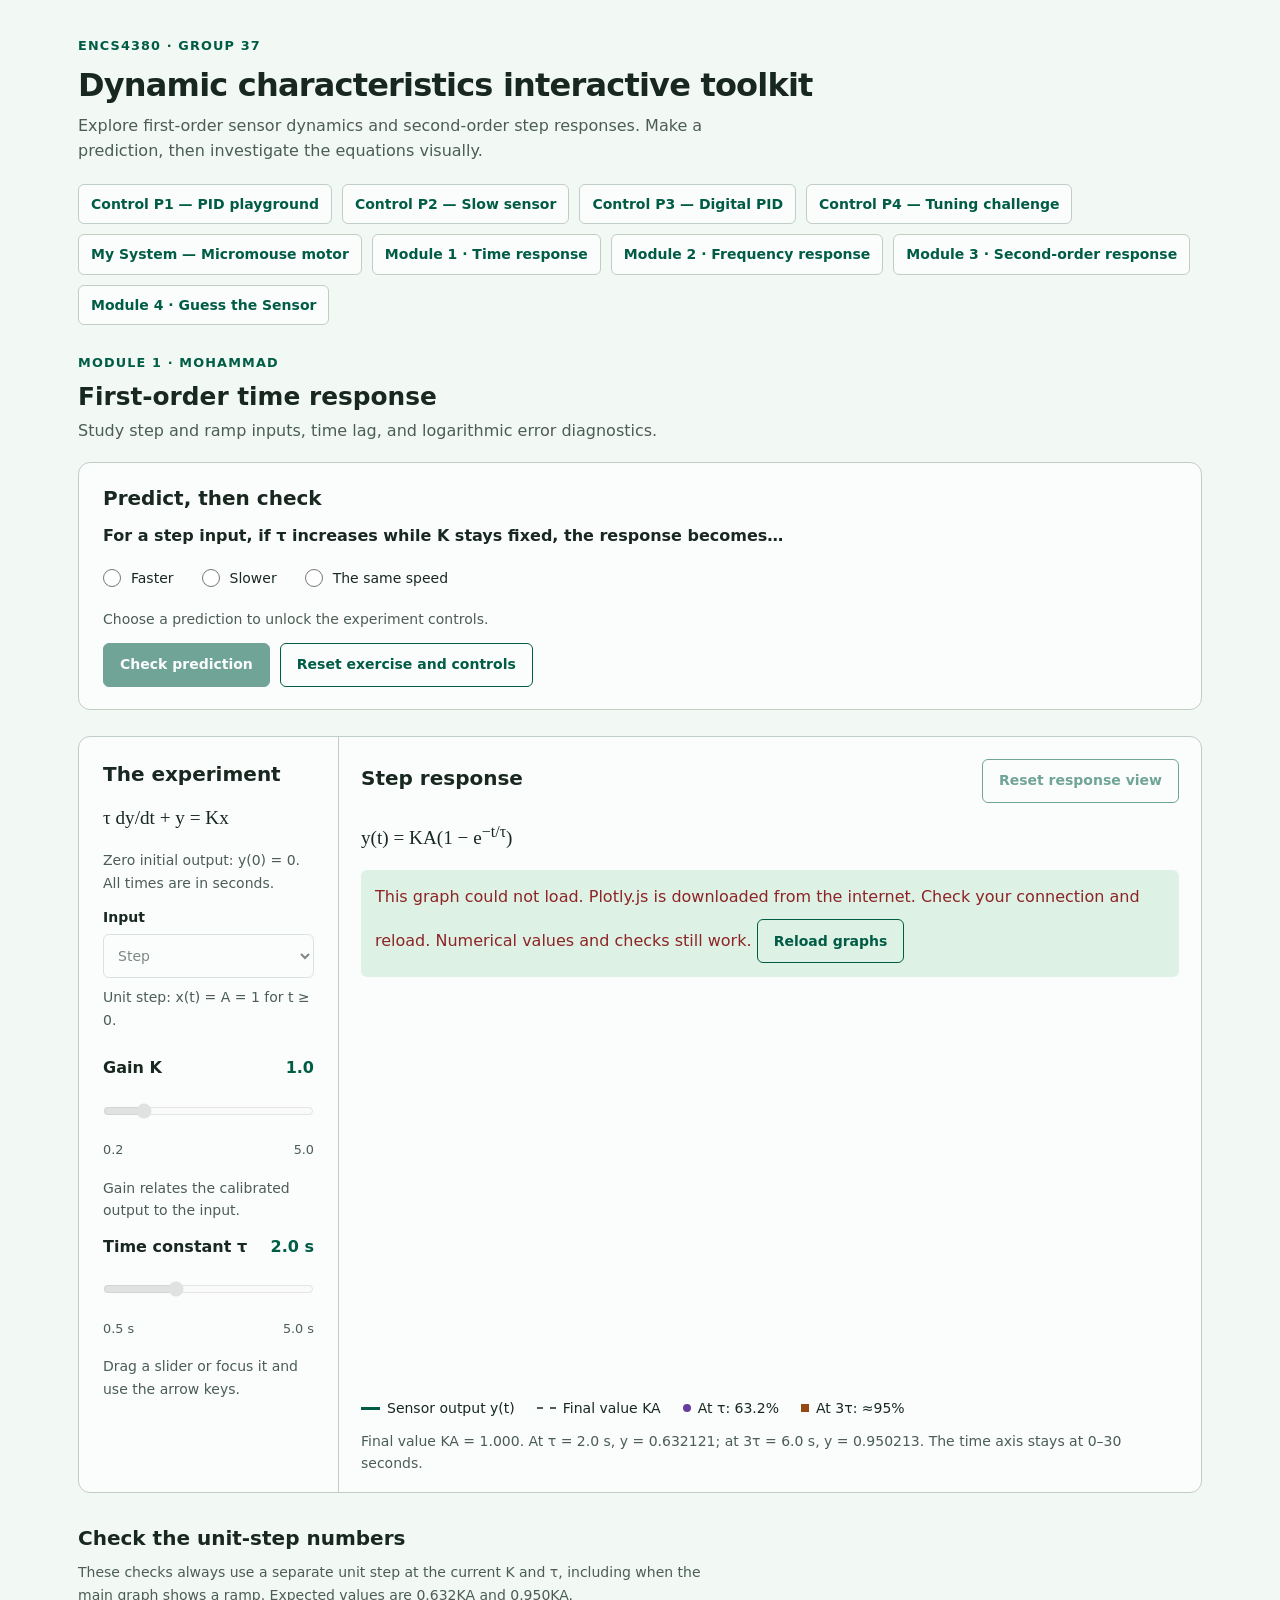
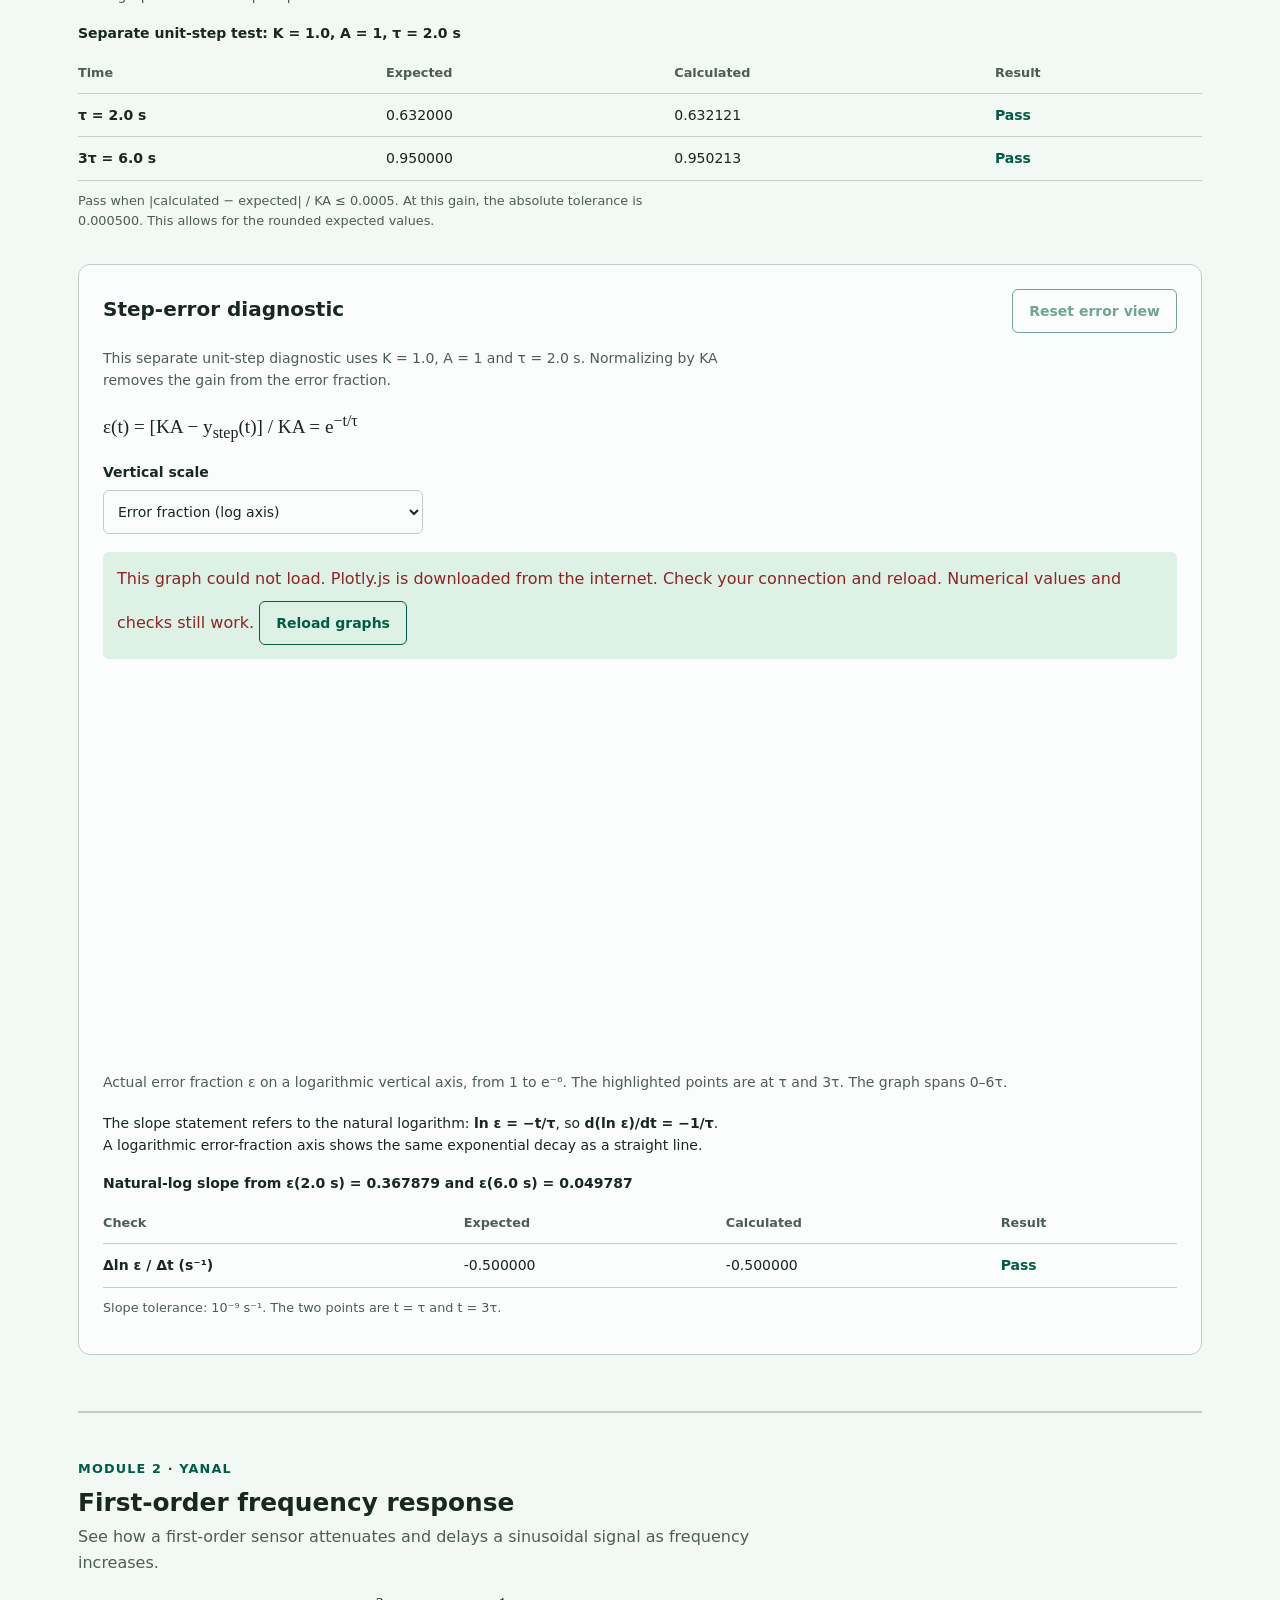
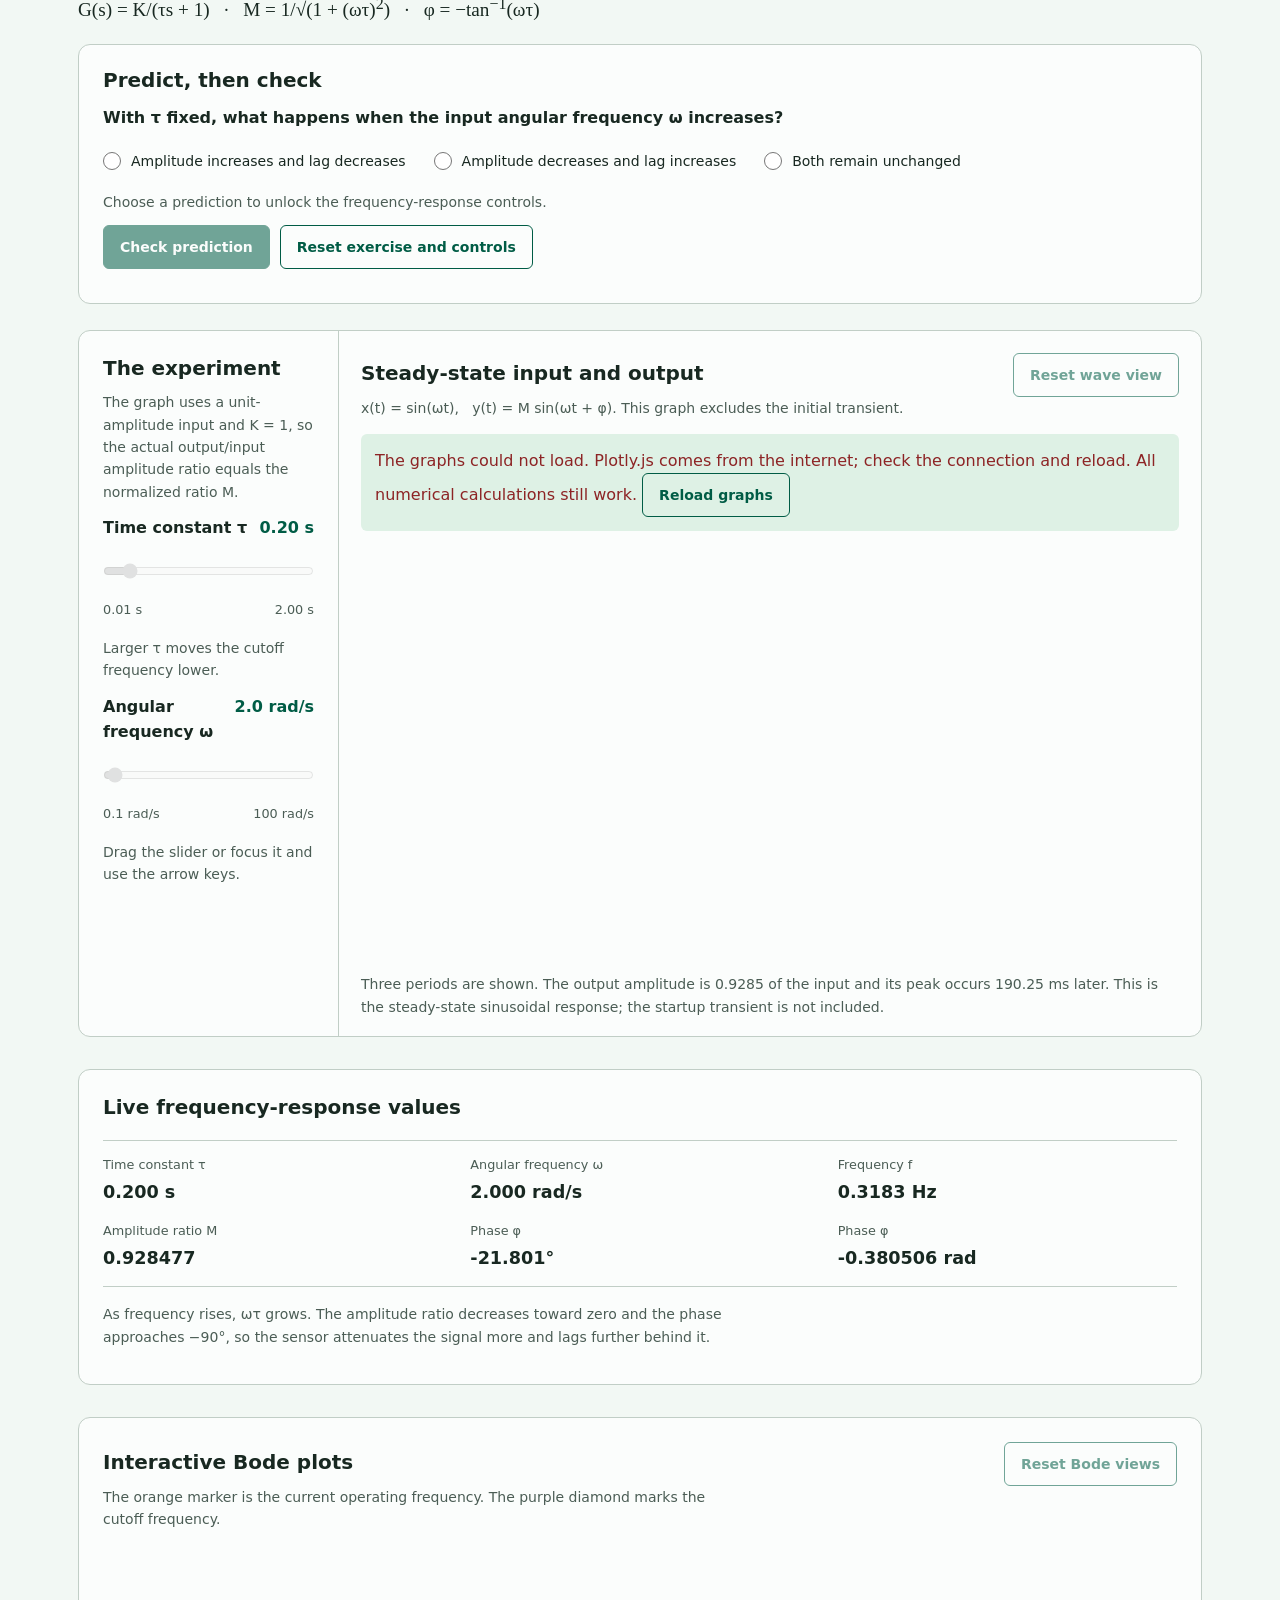
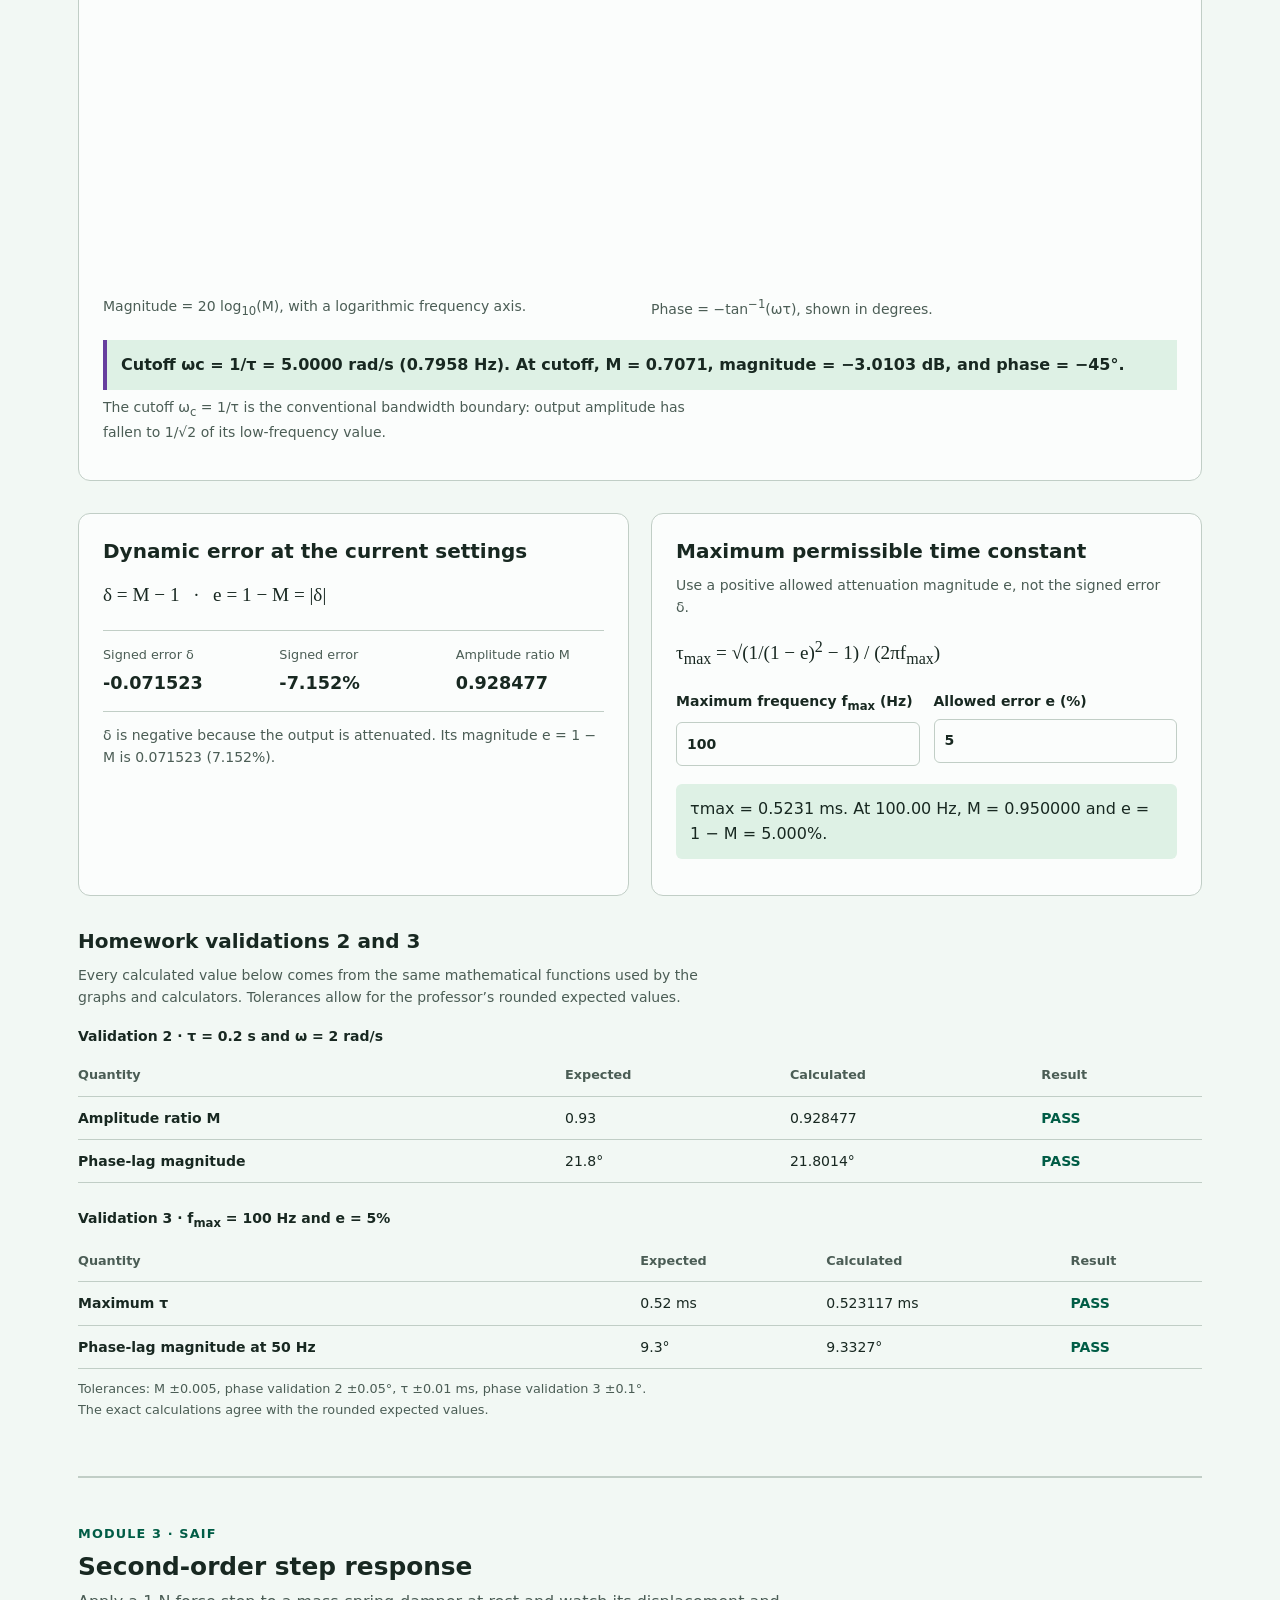
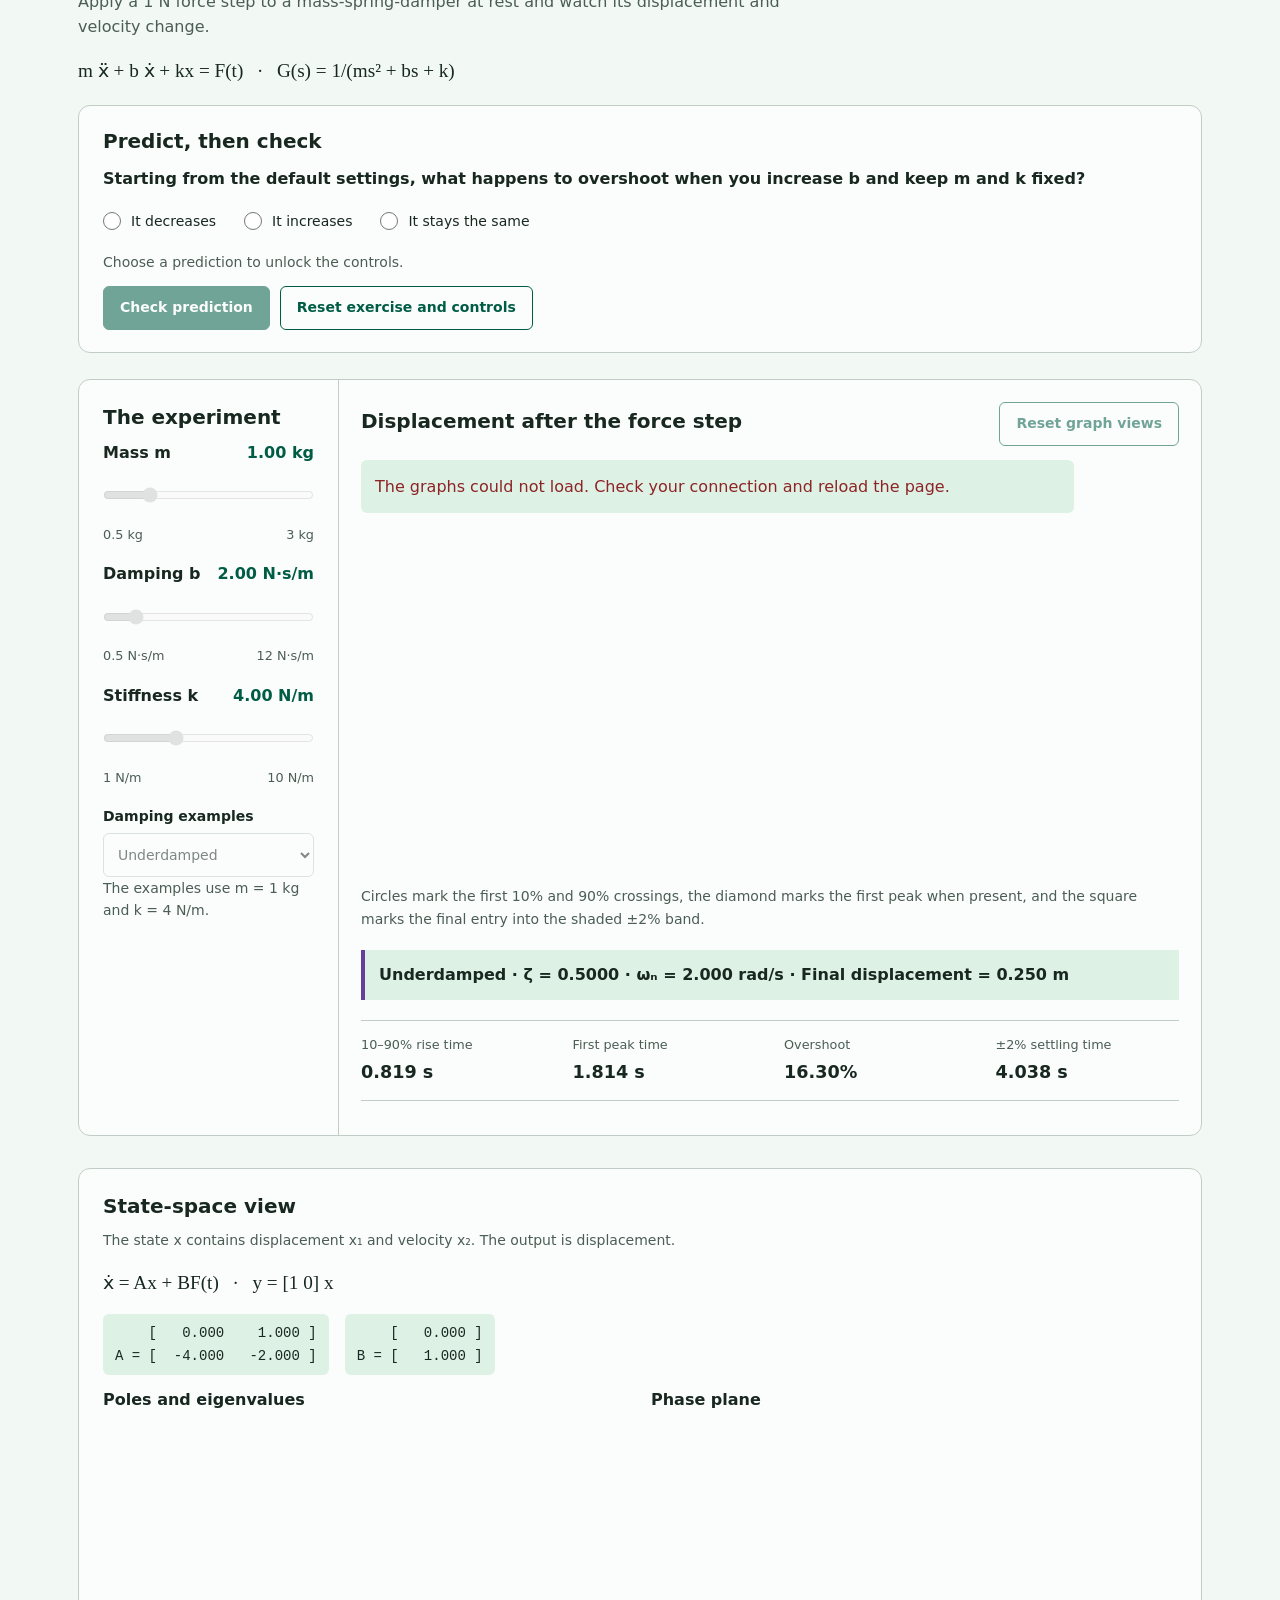
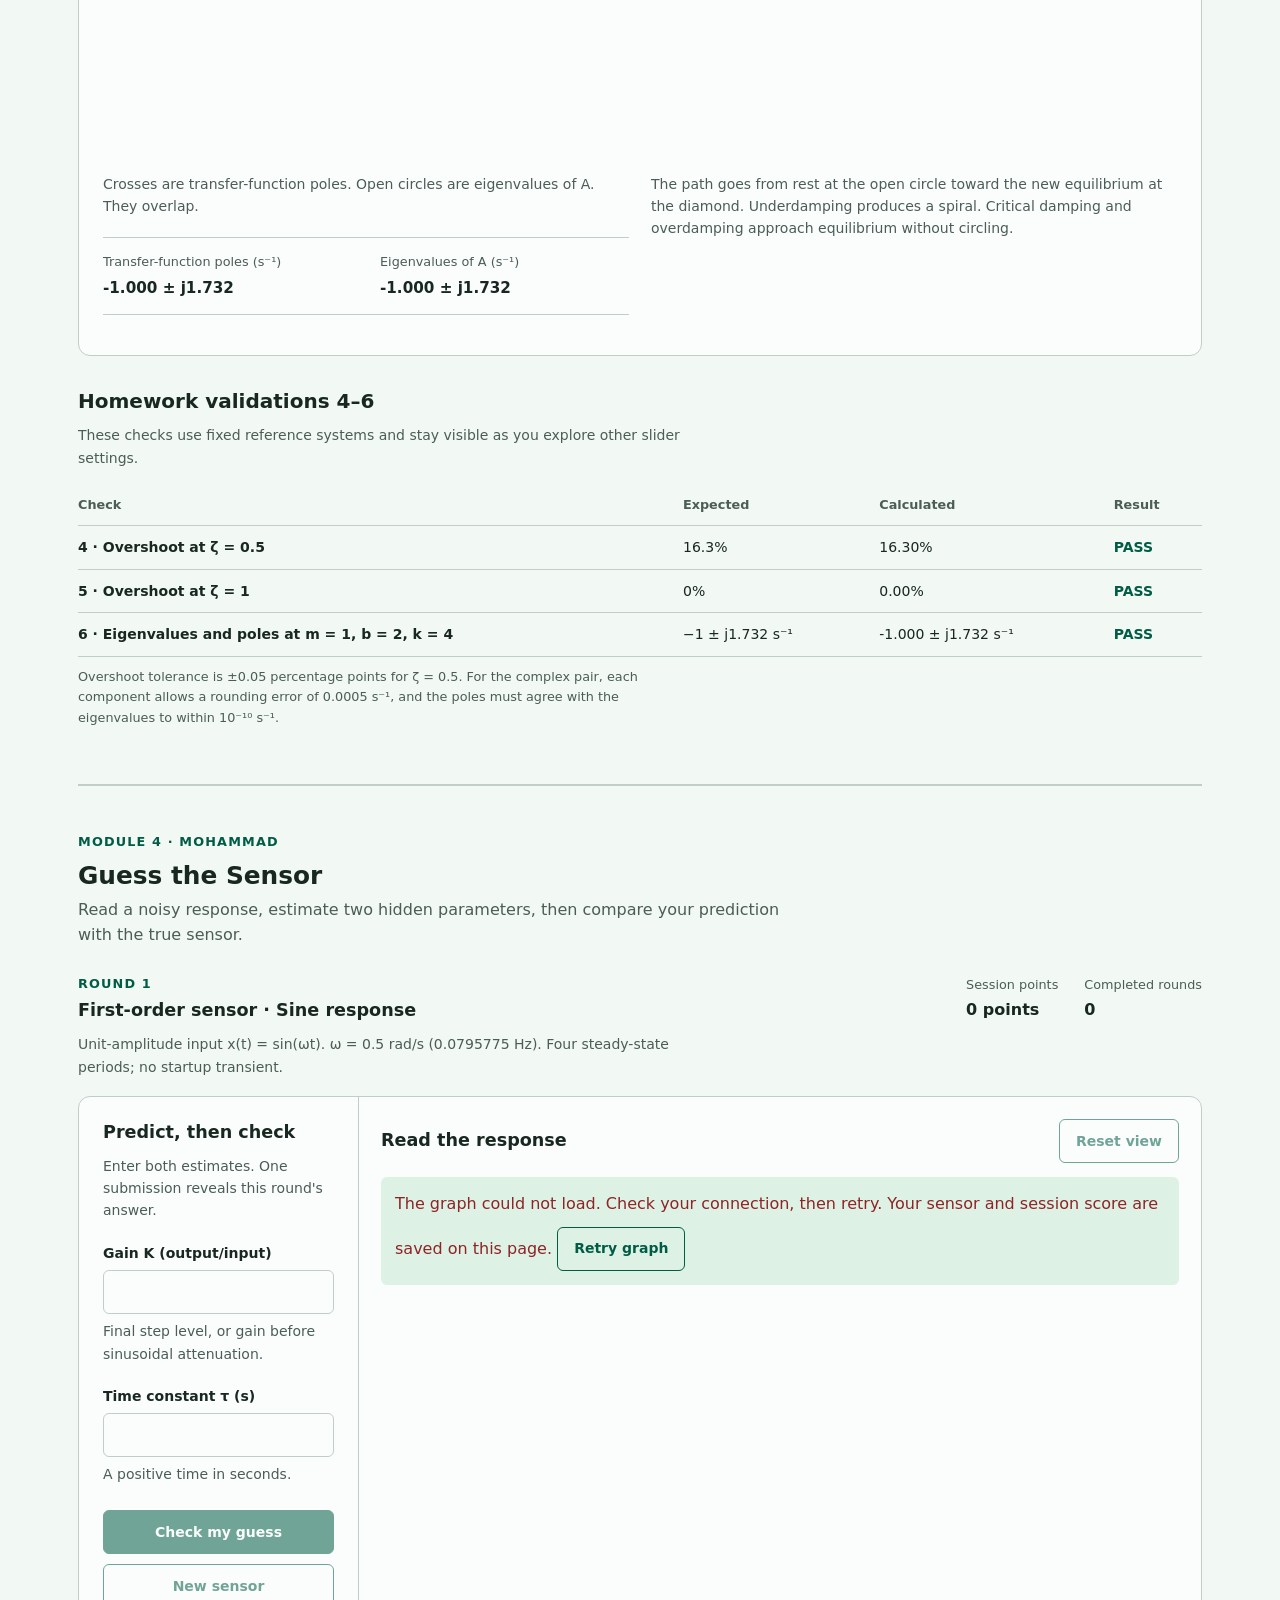
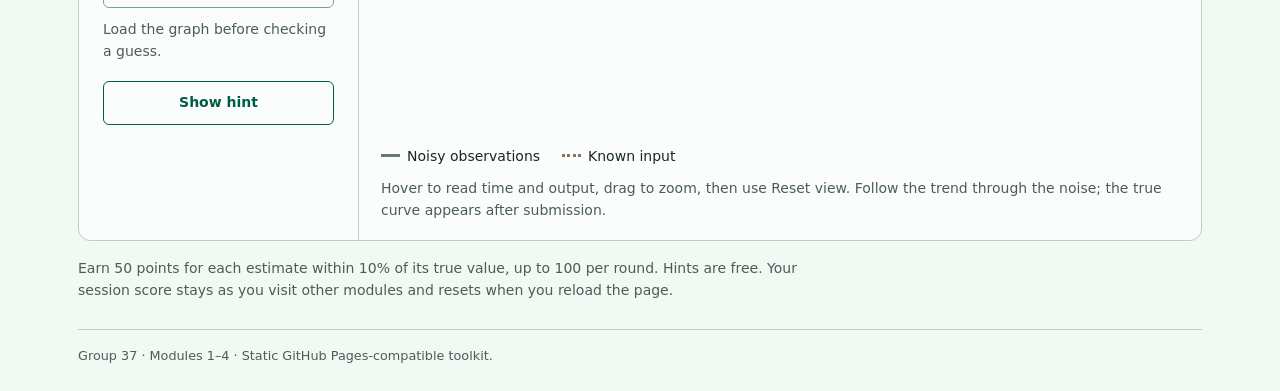
<file: index.html>
<!DOCTYPE html>
<html lang="en">
<head>
  <meta charset="UTF-8">
  <meta name="viewport" content="width=device-width, initial-scale=1.0">
  <meta name="description" content="Explore first-order sensor dynamics, second-order step responses, and a Guess the Sensor parameter challenge.">
  <title>Dynamic characteristics toolkit | Group 37</title>
  <link rel="stylesheet" href="css/styles.css">
  <script defer src="https://cdn.plot.ly/plotly-4.1.1.min.js" charset="utf-8"></script>
  <script defer src="js/models/first-order.js"></script>
  <script defer src="js/models/frequency-response.js"></script>
  <script defer src="js/models/second-order.js"></script>
  <script defer src="js/models/sensor-challenge.js"></script>
  <script defer src="js/plotting.js"></script>
  <script defer src="js/module1.js"></script>
  <script defer src="js/module2.js"></script>
  <script defer src="js/module3.js"></script>
  <script defer src="js/module4.js"></script>
</head>
<body>
  <main>
    <header>
      <div class="eyebrow">ENCS4380 · Group 37</div>
      <h1>Dynamic characteristics interactive toolkit</h1>
      <p class="muted">Explore first-order sensor dynamics and second-order step responses. Make a prediction, then investigate the equations visually.</p>
      <nav class="module-nav" aria-label="Toolkit modules">
        <a href="control.html">Control P1 &mdash; PID playground</a>
        <a href="sensor-loop.html">Control P2 &mdash; Slow sensor</a>
        <a href="digital-pid.html">Control P3 &mdash; Digital PID</a>
        <a href="tuning-challenge.html">Control P4 &mdash; Tuning challenge</a>
        <a href="my-system.html">My System &mdash; Micromouse motor</a>
        <a href="#module1">Module 1 · Time response</a>
        <a href="#module2">Module 2 · Frequency response</a>
        <a href="#module3">Module 3 · Second-order response</a>
        <a href="#module4">Module 4 · Guess the Sensor</a>
      </nav>
    </header>

    <div id="module1" class="module-heading">
      <div class="eyebrow">Module 1 · Mohammad</div>
      <h2>First-order time response</h2>
      <p class="muted">Study step and ramp inputs, time lag, and logarithmic error diagnostics.</p>
    </div>

    <section class="prediction-panel" aria-labelledby="prediction-heading">
      <h2 id="prediction-heading">Predict, then check</h2>
      <fieldset class="prediction-choices">
        <legend>For a step input, if τ increases while K stays fixed, the response becomes…</legend>
        <label class="choice"><input type="radio" name="prediction" value="faster"> Faster</label>
        <label class="choice"><input type="radio" name="prediction" value="slower"> Slower</label>
        <label class="choice"><input type="radio" name="prediction" value="same"> The same speed</label>
      </fieldset>
      <p id="prediction-helper" class="small muted" role="status">Choose a prediction to unlock the experiment controls.</p>
      <div class="prediction-actions">
        <button id="check-prediction" type="button" disabled>Check prediction</button>
        <button id="reset-exercise" class="secondary" type="button">Reset exercise and controls</button>
      </div>
      <p id="prediction-feedback" role="status" aria-live="polite"></p>
    </section>

    <section class="workspace" aria-label="First-order response explorer">
      <div class="controls">
        <h2>The experiment</h2>
        <p class="formula">τ dy/dt + y = Kx</p>
        <p class="control-note">Zero initial output: y(0) = 0. All times are in seconds.</p>
        <label class="field-label" for="input-type">Input</label>
        <select id="input-type" disabled aria-describedby="input-description">
          <option value="step">Step</option>
          <option value="ramp">Ramp</option>
        </select>
        <p id="input-description" class="control-note input-description">Unit step: x(t) = A = 1 for t ≥ 0.</p>

        <div class="control-heading">
          <label for="gain">Gain K</label>
          <output id="gain-value" for="gain">1.0</output>
        </div>
        <input id="gain" type="range" min="0.2" max="5" step="0.1" value="1" disabled aria-describedby="gain-help" aria-valuetext="1.0">
        <div class="range-labels" aria-hidden="true"><span>0.2</span><span>5.0</span></div>
        <p id="gain-help" class="control-note">Gain relates the calibrated output to the input.</p>

        <div class="control-heading">
          <label for="tau">Time constant τ</label>
          <output id="tau-value" for="tau">2.0 s</output>
        </div>
        <input id="tau" type="range" min="0.5" max="5" step="0.1" value="2" disabled aria-describedby="tau-help" aria-valuetext="2.0 seconds">
        <div class="range-labels" aria-hidden="true"><span>0.5 s</span><span>5.0 s</span></div>
        <p id="tau-help" class="control-note">Drag a slider or focus it and use the arrow keys.</p>
      </div>

      <div class="chart-panel">
        <div class="chart-heading">
          <h2 id="response-heading">Step response</h2>
          <button id="reset-view" class="secondary" type="button" disabled>Reset response view</button>
        </div>
        <p id="step-formula" class="formula">y(t) = KA(1 − e<sup>−t/τ</sup>)</p>
        <p id="ramp-formula" class="formula" hidden>y(t) = Kr[t − τ(1 − e<sup>−t/τ</sup>)]</p>
        <div id="chart-status" class="chart-status" role="status">
          <span id="chart-message">Loading the interactive graph…</span>
          <button id="retry-chart" class="secondary" type="button" hidden>Reload graphs</button>
        </div>
        <noscript><p>Enable JavaScript to use the experiment, graphs, and checks.</p></noscript>
        <figure>
          <div id="plot" role="img" aria-label="First-order response graph" aria-describedby="plot-summary"></div>
          <div id="step-legend" class="legend" aria-label="Step graph key">
            <span><i class="swatch" aria-hidden="true"></i>Sensor output y(t)</span>
            <span><i class="swatch dashed" aria-hidden="true"></i>Final value KA</span>
            <span><i class="swatch point" aria-hidden="true"></i>At τ: 63.2%</span>
            <span><i class="swatch square" aria-hidden="true"></i>At 3τ: ≈95%</span>
          </div>
          <div id="ramp-legend" class="legend" aria-label="Ramp graph key" hidden>
            <span><i class="swatch" aria-hidden="true"></i>Sensor output y(t)</span>
            <span><i class="swatch dashed" aria-hidden="true"></i>Ideal output Kx(t)</span>
            <span><i class="swatch dotted" aria-hidden="true"></i>Asymptote Kr(t − τ)</span>
            <span><i class="swatch lag" aria-hidden="true"></i>Asymptotic lag τ</span>
            <span><i class="swatch error-line" aria-hidden="true"></i>Finite-time error e(t)</span>
          </div>
          <figcaption id="plot-summary">The time axis stays at 0–30 seconds so you can compare response speeds.</figcaption>
        </figure>
        <div id="ramp-details" hidden>
          <dl class="metrics">
            <div><dt>Asymptotic time lag</dt><dd id="ramp-lag">—</dd></div>
            <div><dt>Error e(24 s)</dt><dd id="ramp-error">—</dd></div>
            <div><dt>Steady-state error e<sub>ss</sub></dt><dd id="ramp-steady-error">—</dd></div>
          </dl>
          <p class="small muted">The horizontal bracket compares Krt with the asymptote Kr(t − τ) at the same output. The vertical bracket measures the actual error e(t) = Krt − y(t).</p>
          <p class="small muted">e(t) = Krτ(1 − e<sup>−t/τ</sup>) approaches e<sub>ss</sub> = Krτ as t → ∞. The finite-time error is not exactly its limiting value; rounded numbers may look equal.</p>
        </div>
      </div>
    </section>

    <section class="validation-section" aria-labelledby="validation-heading">
      <h2 id="validation-heading">Check the unit-step numbers</h2>
      <p class="small muted">These checks always use a separate unit step at the current K and τ, including when the main graph shows a ramp. Expected values are 0.632KA and 0.950KA.</p>
      <div class="table-scroll">
        <table>
          <caption id="validation-caption">Unit-step test at the current settings</caption>
          <thead><tr><th scope="col">Time</th><th scope="col">Expected</th><th scope="col">Calculated</th><th scope="col">Result</th></tr></thead>
          <tbody>
            <tr><th id="time-one" scope="row">τ</th><td id="expected-one">—</td><td id="value-one">—</td><td id="result-one">Waiting</td></tr>
            <tr><th id="time-three" scope="row">3τ</th><td id="expected-three">—</td><td id="value-three">—</td><td id="result-three">Waiting</td></tr>
          </tbody>
        </table>
      </div>
      <p id="validation-tolerance" class="tolerance">Pass when |calculated − expected| / KA ≤ 0.0005, allowing for rounded expected values.</p>
    </section>

    <section class="diagnostic-section" aria-labelledby="error-heading">
      <div class="chart-heading">
        <h2 id="error-heading">Step-error diagnostic</h2>
        <button id="reset-error-view" class="secondary" type="button" disabled>Reset error view</button>
      </div>
      <p id="error-context" class="small muted">This diagnostic uses a separate unit step at the current K and τ.</p>
      <p class="formula">ε(t) = [KA − y<sub>step</sub>(t)] / KA = e<sup>−t/τ</sup></p>
      <div class="diagnostic-control">
        <label class="field-label" for="error-view">Vertical scale</label>
        <select id="error-view">
          <option value="fraction">Error fraction (log axis)</option>
          <option value="natural">Natural log ln(error)</option>
        </select>
      </div>
      <div id="error-chart-status" class="chart-status" role="status">
        <span id="error-chart-message">Loading the error graph…</span>
        <button id="retry-error-chart" class="secondary" type="button" hidden>Reload graphs</button>
      </div>
      <figure>
        <div id="error-plot" role="img" aria-label="Step-error diagnostic graph" aria-describedby="error-summary"></div>
        <figcaption id="error-summary">The diagnostic spans six time constants.</figcaption>
      </figure>
      <p class="small">The slope statement refers to the natural logarithm: <strong>ln ε = −t/τ</strong>, so <strong>d(ln ε)/dt = −1/τ</strong>. A logarithmic error-fraction axis shows the same exponential decay as a straight line.</p>
      <div class="table-scroll">
        <table>
          <caption id="slope-caption">Natural-log slope from two calculated error fractions</caption>
          <thead><tr><th scope="col">Check</th><th scope="col">Expected</th><th scope="col">Calculated</th><th scope="col">Result</th></tr></thead>
          <tbody><tr><th scope="row">Δln ε / Δt (s⁻¹)</th><td id="slope-expected">—</td><td id="slope-value">—</td><td id="slope-result">Waiting</td></tr></tbody>
        </table>
      </div>
      <p class="tolerance">Slope tolerance: 10⁻⁹ s⁻¹. The two points are t = τ and t = 3τ.</p>
    </section>

    <section id="module2" class="module-section" aria-labelledby="frequency-heading">
      <div class="module-heading">
        <div class="eyebrow">Module 2 · Yanal</div>
        <h2 id="frequency-heading">First-order frequency response</h2>
        <p class="muted">See how a first-order sensor attenuates and delays a sinusoidal signal as frequency increases.</p>
        <p class="formula">G(s) = K/(τs + 1) &nbsp; · &nbsp; M = 1/√(1 + (ωτ)<sup>2</sup>) &nbsp; · &nbsp; φ = −tan<sup>−1</sup>(ωτ)</p>
      </div>

      <section class="prediction-panel" aria-labelledby="frequency-prediction-heading">
        <h2 id="frequency-prediction-heading">Predict, then check</h2>
        <fieldset class="prediction-choices">
          <legend>With τ fixed, what happens when the input angular frequency ω increases?</legend>
          <label class="choice"><input type="radio" name="frequency-prediction" value="amplify-less-lag"> Amplitude increases and lag decreases</label>
          <label class="choice"><input type="radio" name="frequency-prediction" value="attenuate-lag"> Amplitude decreases and lag increases</label>
          <label class="choice"><input type="radio" name="frequency-prediction" value="unchanged"> Both remain unchanged</label>
        </fieldset>
        <p id="frequency-prediction-helper" class="small muted" role="status">Choose a prediction to unlock the frequency-response controls.</p>
        <div class="prediction-actions">
          <button id="frequency-check-prediction" type="button" disabled>Check prediction</button>
          <button id="frequency-reset-exercise" class="secondary" type="button">Reset exercise and controls</button>
        </div>
        <p id="frequency-prediction-feedback" role="status" aria-live="polite"></p>
      </section>

      <section class="workspace" aria-label="First-order frequency-response explorer">
        <div class="controls">
          <h2>The experiment</h2>
          <p class="control-note">The graph uses a unit-amplitude input and K = 1, so the actual output/input amplitude ratio equals the normalized ratio M.</p>

          <div class="control-heading">
            <label for="frequency-tau">Time constant τ</label>
            <output id="frequency-tau-value" for="frequency-tau">0.20 s</output>
          </div>
          <input id="frequency-tau" type="range" min="0.01" max="2" step="0.01" value="0.20" disabled aria-describedby="frequency-tau-help" aria-valuetext="0.20 seconds">
          <div class="range-labels" aria-hidden="true"><span>0.01 s</span><span>2.00 s</span></div>
          <p id="frequency-tau-help" class="control-note">Larger τ moves the cutoff frequency lower.</p>

          <div class="control-heading">
            <label for="frequency-omega">Angular frequency ω</label>
            <output id="frequency-omega-value" for="frequency-omega">2.0 rad/s</output>
          </div>
          <input id="frequency-omega" type="range" min="0.1" max="100" step="0.1" value="2.0" disabled aria-describedby="frequency-omega-help" aria-valuetext="2.0 radians per second">
          <div class="range-labels" aria-hidden="true"><span>0.1 rad/s</span><span>100 rad/s</span></div>
          <p id="frequency-omega-help" class="control-note">Drag the slider or focus it and use the arrow keys.</p>
        </div>

        <div class="chart-panel">
          <div class="chart-heading">
            <h2>Steady-state input and output</h2>
            <button id="frequency-reset-wave" class="secondary" type="button" disabled>Reset wave view</button>
          </div>
          <p class="small muted">x(t) = sin(ωt), &nbsp; y(t) = M sin(ωt + φ). This graph excludes the initial transient.</p>
          <div id="frequency-chart-status" class="chart-status" role="status">
            <span id="frequency-chart-message">Loading the frequency-response graphs…</span>
            <button id="frequency-retry-charts" class="secondary" type="button" hidden>Reload graphs</button>
          </div>
          <figure>
            <div id="frequency-wave-plot" role="img" aria-label="Steady-state input and output sine waves" aria-describedby="frequency-wave-summary"></div>
            <figcaption id="frequency-wave-summary">Three periods are shown.</figcaption>
          </figure>
        </div>
      </section>

      <section class="frequency-metrics-section" aria-labelledby="frequency-values-heading">
        <h2 id="frequency-values-heading">Live frequency-response values</h2>
        <dl class="metrics metric-grid">
          <div><dt>Time constant τ</dt><dd id="frequency-metric-tau">—</dd></div>
          <div><dt>Angular frequency ω</dt><dd id="frequency-metric-omega">—</dd></div>
          <div><dt>Frequency f</dt><dd id="frequency-metric-hz">—</dd></div>
          <div><dt>Amplitude ratio M</dt><dd id="frequency-metric-ratio">—</dd></div>
          <div><dt>Phase φ</dt><dd id="frequency-metric-degrees">—</dd></div>
          <div><dt>Phase φ</dt><dd id="frequency-metric-radians">—</dd></div>
        </dl>
        <p class="small muted">As frequency rises, ωτ grows. The amplitude ratio decreases toward zero and the phase approaches −90°, so the sensor attenuates the signal more and lags further behind it.</p>
      </section>

      <section class="bode-section" aria-labelledby="bode-heading">
        <div class="chart-heading">
          <h2 id="bode-heading">Interactive Bode plots</h2>
          <button id="frequency-reset-bode" class="secondary" type="button" disabled>Reset Bode views</button>
        </div>
        <p class="small muted">The orange marker is the current operating frequency. The purple diamond marks the cutoff frequency.</p>
        <div class="bode-grid">
          <figure>
            <div id="bode-magnitude-plot" role="img" aria-label="Bode magnitude plot in decibels"></div>
            <figcaption>Magnitude = 20 log<sub>10</sub>(M), with a logarithmic frequency axis.</figcaption>
          </figure>
          <figure>
            <div id="bode-phase-plot" role="img" aria-label="Bode phase plot in degrees"></div>
            <figcaption>Phase = −tan<sup>−1</sup>(ωτ), shown in degrees.</figcaption>
          </figure>
        </div>
        <p id="frequency-cutoff-summary" class="cutoff-note">At cutoff, M = 0.7071, magnitude = −3.0103 dB, and phase = −45°.</p>
        <p class="small muted">The cutoff ω<sub>c</sub> = 1/τ is the conventional bandwidth boundary: output amplitude has fallen to 1/√2 of its low-frequency value.</p>
      </section>

      <section class="frequency-calculators" aria-label="Frequency-response error calculators">
        <div class="calculator-card">
          <h2>Dynamic error at the current settings</h2>
          <p class="formula">δ = M − 1 &nbsp; · &nbsp; e = 1 − M = |δ|</p>
          <dl class="metrics">
            <div><dt>Signed error δ</dt><dd id="frequency-error-signed">—</dd></div>
            <div><dt>Signed error</dt><dd id="frequency-error-percent">—</dd></div>
            <div><dt>Amplitude ratio M</dt><dd id="frequency-error-ratio">—</dd></div>
          </dl>
          <p id="frequency-error-explanation" class="small muted"></p>
        </div>

        <div class="calculator-card">
          <h2>Maximum permissible time constant</h2>
          <p class="small muted">Use a positive allowed attenuation magnitude e, not the signed error δ.</p>
          <p class="formula">τ<sub>max</sub> = √(1/(1 − e)<sup>2</sup> − 1) / (2πf<sub>max</sub>)</p>
          <div class="number-field-grid">
            <label for="maximum-frequency">Maximum frequency f<sub>max</sub> (Hz)
              <input id="maximum-frequency" type="number" min="0.001" step="1" value="100" inputmode="decimal">
            </label>
            <label for="allowed-error">Allowed error e (%)
              <input id="allowed-error" type="number" min="0.001" max="99.999" step="0.1" value="5" inputmode="decimal">
            </label>
          </div>
          <p id="maximum-tau-result" class="calculator-result" role="status" aria-live="polite"></p>
        </div>
      </section>

      <section class="validation-section frequency-validation" aria-labelledby="frequency-validation-heading">
        <h2 id="frequency-validation-heading">Homework validations 2 and 3</h2>
        <p class="small muted">Every calculated value below comes from the same mathematical functions used by the graphs and calculators. Tolerances allow for the professor’s rounded expected values.</p>
        <div class="table-scroll">
          <table>
            <caption>Validation 2 · τ = 0.2 s and ω = 2 rad/s</caption>
            <thead><tr><th scope="col">Quantity</th><th scope="col">Expected</th><th scope="col">Calculated</th><th scope="col">Result</th></tr></thead>
            <tbody>
              <tr><th scope="row">Amplitude ratio M</th><td id="validation2-ratio-expected">—</td><td id="validation2-ratio-calculated">—</td><td id="validation2-ratio-result">Waiting</td></tr>
              <tr><th scope="row">Phase-lag magnitude</th><td id="validation2-phase-expected">—</td><td id="validation2-phase-calculated">—</td><td id="validation2-phase-result">Waiting</td></tr>
            </tbody>
          </table>
        </div>
        <div class="table-scroll">
          <table>
            <caption>Validation 3 · f<sub>max</sub> = 100 Hz and e = 5%</caption>
            <thead><tr><th scope="col">Quantity</th><th scope="col">Expected</th><th scope="col">Calculated</th><th scope="col">Result</th></tr></thead>
            <tbody>
              <tr><th scope="row">Maximum τ</th><td id="validation3-tau-expected">—</td><td id="validation3-tau-calculated">—</td><td id="validation3-tau-result">Waiting</td></tr>
              <tr><th scope="row">Phase-lag magnitude at 50 Hz</th><td id="validation3-phase-expected">—</td><td id="validation3-phase-calculated">—</td><td id="validation3-phase-result">Waiting</td></tr>
            </tbody>
          </table>
        </div>
        <p class="tolerance">Tolerances: M ±0.005, phase validation 2 ±0.05°, τ ±0.01 ms, phase validation 3 ±0.1°. The exact calculations agree with the rounded expected values.</p>
      </section>
    </section>

    <section id="module3" class="module-section" aria-labelledby="second-order-heading">
      <div class="module-heading">
        <div class="eyebrow">Module 3 · Saif</div>
        <h2 id="second-order-heading">Second-order step response</h2>
        <p class="muted">Apply a 1 N force step to a mass-spring-damper at rest and watch its displacement and velocity change.</p>
        <p class="formula">m ẍ + b ẋ + kx = F(t) &nbsp; · &nbsp; G(s) = 1/(ms² + bs + k)</p>
      </div>

      <section class="prediction-panel" aria-labelledby="second-order-prediction-heading">
        <h2 id="second-order-prediction-heading">Predict, then check</h2>
        <fieldset id="second-order-predictions" class="prediction-choices">
          <legend>Starting from the default settings, what happens to overshoot when you increase b and keep m and k fixed?</legend>
          <label class="choice"><input type="radio" name="second-order-prediction" value="decreases"> It decreases</label>
          <label class="choice"><input type="radio" name="second-order-prediction" value="increases"> It increases</label>
          <label class="choice"><input type="radio" name="second-order-prediction" value="same"> It stays the same</label>
        </fieldset>
        <p id="second-order-prediction-status" class="small muted" role="status">Choose a prediction to unlock the controls.</p>
        <div class="prediction-actions">
          <button id="second-order-check" type="button" disabled>Check prediction</button>
          <button id="second-order-reset" class="secondary" type="button">Reset exercise and controls</button>
        </div>
      </section>

      <section class="workspace" aria-label="Mass-spring-damper experiment">
        <div class="controls">
          <h2>The experiment</h2>
          <div class="control-heading">
            <label for="second-order-mass">Mass m</label>
            <output id="second-order-mass-value" for="second-order-mass">1.00 kg</output>
          </div>
          <input id="second-order-mass" type="range" min="0.5" max="3" step="0.05" value="1" disabled>
          <div class="range-labels" aria-hidden="true"><span>0.5 kg</span><span>3 kg</span></div>
          <div class="control-heading">
            <label for="second-order-damping">Damping b</label>
            <output id="second-order-damping-value" for="second-order-damping">2.00 N·s/m</output>
          </div>
          <input id="second-order-damping" type="range" min="0.5" max="12" step="0.05" value="2" disabled>
          <div class="range-labels" aria-hidden="true"><span>0.5 N·s/m</span><span>12 N·s/m</span></div>
          <div class="control-heading">
            <label for="second-order-stiffness">Stiffness k</label>
            <output id="second-order-stiffness-value" for="second-order-stiffness">4.00 N/m</output>
          </div>
          <input id="second-order-stiffness" type="range" min="1" max="10" step="0.05" value="4" disabled>
          <div class="range-labels" aria-hidden="true"><span>1 N/m</span><span>10 N/m</span></div>
          <label class="field-label" for="second-order-preset">Damping examples</label>
          <select id="second-order-preset" disabled aria-describedby="second-order-preset-note">
            <option value="" disabled>Custom settings</option>
            <option value="2" selected>Underdamped</option>
            <option value="4">Critically damped</option>
            <option value="8">Overdamped</option>
          </select>
          <p class="control-note" id="second-order-preset-note">The examples use m = 1 kg and k = 4 N/m.</p>
        </div>

        <div class="chart-panel">
          <div class="chart-heading">
            <h2>Displacement after the force step</h2>
            <button id="second-order-reset-plots" class="secondary" type="button" disabled>Reset graph views</button>
          </div>
          <p id="second-order-chart-status" class="chart-status" role="status">Loading the graphs…</p>
          <figure>
            <div id="second-order-step-plot" class="second-order-plot" role="img" aria-label="Second-order step response with timing markers" aria-describedby="second-order-step-caption"></div>
            <figcaption id="second-order-step-caption">Circles mark the first 10% and 90% crossings, the diamond marks the first peak when present, and the square marks the final entry into the shaded ±2% band.</figcaption>
          </figure>
          <p id="second-order-regime" class="cutoff-note"></p>
          <dl class="metrics">
            <div><dt>10–90% rise time</dt><dd id="second-order-rise">—</dd></div>
            <div><dt>First peak time</dt><dd id="second-order-peak">—</dd></div>
            <div><dt>Overshoot</dt><dd id="second-order-overshoot">—</dd></div>
            <div><dt>±2% settling time</dt><dd id="second-order-settle">—</dd></div>
          </dl>
        </div>
      </section>

      <section class="diagnostic-section" aria-labelledby="state-space-heading">
        <h2 id="state-space-heading">State-space view</h2>
        <p class="small muted">The state x contains displacement x₁ and velocity x₂. The output is displacement.</p>
        <p class="formula">ẋ = Ax + BF(t) &nbsp; · &nbsp; y = [1 0] x</p>
        <div class="state-matrices">
          <pre id="second-order-matrix-a" aria-label="State matrix A"></pre>
          <pre id="second-order-matrix-b" aria-label="Input vector B"></pre>
        </div>
        <div class="state-plot-grid">
          <figure>
            <h3>Poles and eigenvalues</h3>
            <div id="second-order-poles-plot" class="second-order-plot" role="img" aria-label="Transfer-function poles and state matrix eigenvalues in the s-plane" aria-describedby="second-order-poles-caption"></div>
            <figcaption id="second-order-poles-caption">Crosses are transfer-function poles. Open circles are eigenvalues of A. They overlap.</figcaption>
            <dl class="metrics">
              <div><dt>Transfer-function poles (s⁻¹)</dt><dd id="second-order-poles">—</dd></div>
              <div><dt>Eigenvalues of A (s⁻¹)</dt><dd id="second-order-eigenvalues">—</dd></div>
            </dl>
          </figure>
          <figure>
            <h3>Phase plane</h3>
            <div id="second-order-phase-plot" class="second-order-plot" role="img" aria-label="Velocity versus displacement during the step response" aria-describedby="second-order-phase-caption"></div>
            <figcaption id="second-order-phase-caption">The path goes from rest at the open circle toward the new equilibrium at the diamond. Underdamping produces a spiral. Critical damping and overdamping approach equilibrium without circling.</figcaption>
          </figure>
        </div>
      </section>

      <section class="validation-section" aria-labelledby="second-order-validation-heading">
        <h2 id="second-order-validation-heading">Homework validations 4–6</h2>
        <p class="small muted">These checks use fixed reference systems and stay visible as you explore other slider settings.</p>
        <div class="table-scroll">
          <table>
            <thead><tr><th scope="col">Check</th><th scope="col">Expected</th><th scope="col">Calculated</th><th scope="col">Result</th></tr></thead>
            <tbody id="second-order-validation-rows"></tbody>
          </table>
        </div>
        <p class="tolerance">Overshoot tolerance is ±0.05 percentage points for ζ = 0.5. For the complex pair, each component allows a rounding error of 0.0005 s⁻¹, and the poles must agree with the eigenvalues to within 10⁻¹⁰ s⁻¹.</p>
      </section>
    </section>

    <section id="module4" class="module-section" aria-labelledby="challenge-heading">
      <div class="module-heading">
        <div class="eyebrow">Module 4 · Mohammad</div>
        <h2 id="challenge-heading">Guess the Sensor</h2>
        <p class="muted">Read a noisy response, estimate two hidden parameters, then compare your prediction with the true sensor.</p>
      </div>

      <div class="challenge-round-header">
        <div>
          <p id="challenge-round-number" class="eyebrow">Round 1</p>
          <h3 id="challenge-round-label">Preparing your sensor</h3>
        </div>
        <dl class="challenge-session" aria-label="Session progress">
          <div><dt>Session points</dt><dd id="challenge-score">0 / 0</dd></div>
          <div><dt>Completed rounds</dt><dd id="challenge-completed">0</dd></div>
        </dl>
      </div>
      <p id="challenge-conditions" class="control-note">The input conditions will appear with the first response.</p>

      <div class="workspace challenge-workspace">
        <div class="chart-panel">
          <div class="chart-heading">
            <h3 id="challenge-graph-heading">Read the response</h3>
            <button id="challenge-reset-view" type="button" class="secondary" disabled>Reset view</button>
          </div>
          <div id="challenge-graph-status" class="chart-status" role="status" aria-live="polite">
            <span id="challenge-graph-message">Loading your response graph…</span>
            <button id="challenge-retry" type="button" class="secondary" hidden>Retry graph</button>
          </div>
          <figure>
            <div id="challenge-plot" role="img" aria-label="Noisy sensor response to estimate" aria-describedby="challenge-caption"></div>
            <div id="challenge-legend" class="legend" aria-label="Response graph key"></div>
            <figcaption id="challenge-caption">Inspect the measurements to estimate the sensor. The true curve appears after you check your guess.</figcaption>
          </figure>
        </div>

        <form id="challenge-form" class="controls" novalidate aria-labelledby="challenge-form-heading">
          <h3 id="challenge-form-heading">Predict, then check</h3>
          <p class="control-note">Enter both estimates. One submission reveals this round's answer.</p>
          <div class="challenge-field">
            <label id="challenge-label-1" class="field-label" for="challenge-estimate-1">First parameter</label>
            <input id="challenge-estimate-1" name="challenge-estimate-1" type="number" step="any" inputmode="decimal" autocomplete="off" required aria-describedby="challenge-help-1 challenge-error-1" aria-invalid="false">
            <p id="challenge-help-1" class="control-note">Use the curve to estimate this parameter.</p>
            <p id="challenge-error-1" class="challenge-field-error"></p>
          </div>
          <div class="challenge-field">
            <label id="challenge-label-2" class="field-label" for="challenge-estimate-2">Second parameter</label>
            <input id="challenge-estimate-2" name="challenge-estimate-2" type="number" step="any" inputmode="decimal" autocomplete="off" required aria-describedby="challenge-help-2 challenge-error-2" aria-invalid="false">
            <p id="challenge-help-2" class="control-note">Use the curve to estimate this parameter.</p>
            <p id="challenge-error-2" class="challenge-field-error"></p>
          </div>
          <div class="challenge-actions">
            <button id="challenge-check" type="submit" disabled>Check my guess</button>
            <button id="challenge-next" type="button" class="secondary" disabled>New sensor</button>
          </div>
          <p id="challenge-form-status" class="control-note" role="status" aria-live="polite">Your graph must load before you can check a guess.</p>
          <button id="challenge-hint-button" type="button" class="secondary" aria-expanded="false" aria-controls="challenge-hint">Show hint</button>
          <p id="challenge-hint" class="challenge-hint" hidden></p>
        </form>
      </div>

      <p class="challenge-scoring-note">Earn 50 points for each estimate within 10% of its true value, up to 100 per round. Hints are free. Your session score stays as you visit other modules and resets when you reload the page.</p>

      <section id="challenge-results" class="challenge-results" aria-labelledby="challenge-results-heading" hidden>
        <div class="challenge-result-heading">
          <h3 id="challenge-results-heading" tabindex="-1">Your prediction and the true sensor</h3>
          <p id="challenge-round-score"></p>
        </div>
        <div class="table-scroll" tabindex="0" role="region" aria-label="Parameter comparison table">
          <table>
            <caption>Both parameters must be within 10% for full marks.</caption>
            <thead>
              <tr><th scope="col">Parameter</th><th scope="col">Your estimate</th><th scope="col">True value</th><th scope="col">Relative error</th><th scope="col">Result</th></tr>
            </thead>
            <tbody id="challenge-result-rows"></tbody>
          </table>
        </div>
        <p id="challenge-explanation"></p>
      </section>
    </section>

    <footer>Group 37 · Modules 1–4 · Static GitHub Pages-compatible toolkit.</footer>
  </main>
</body>
</html>
</file>
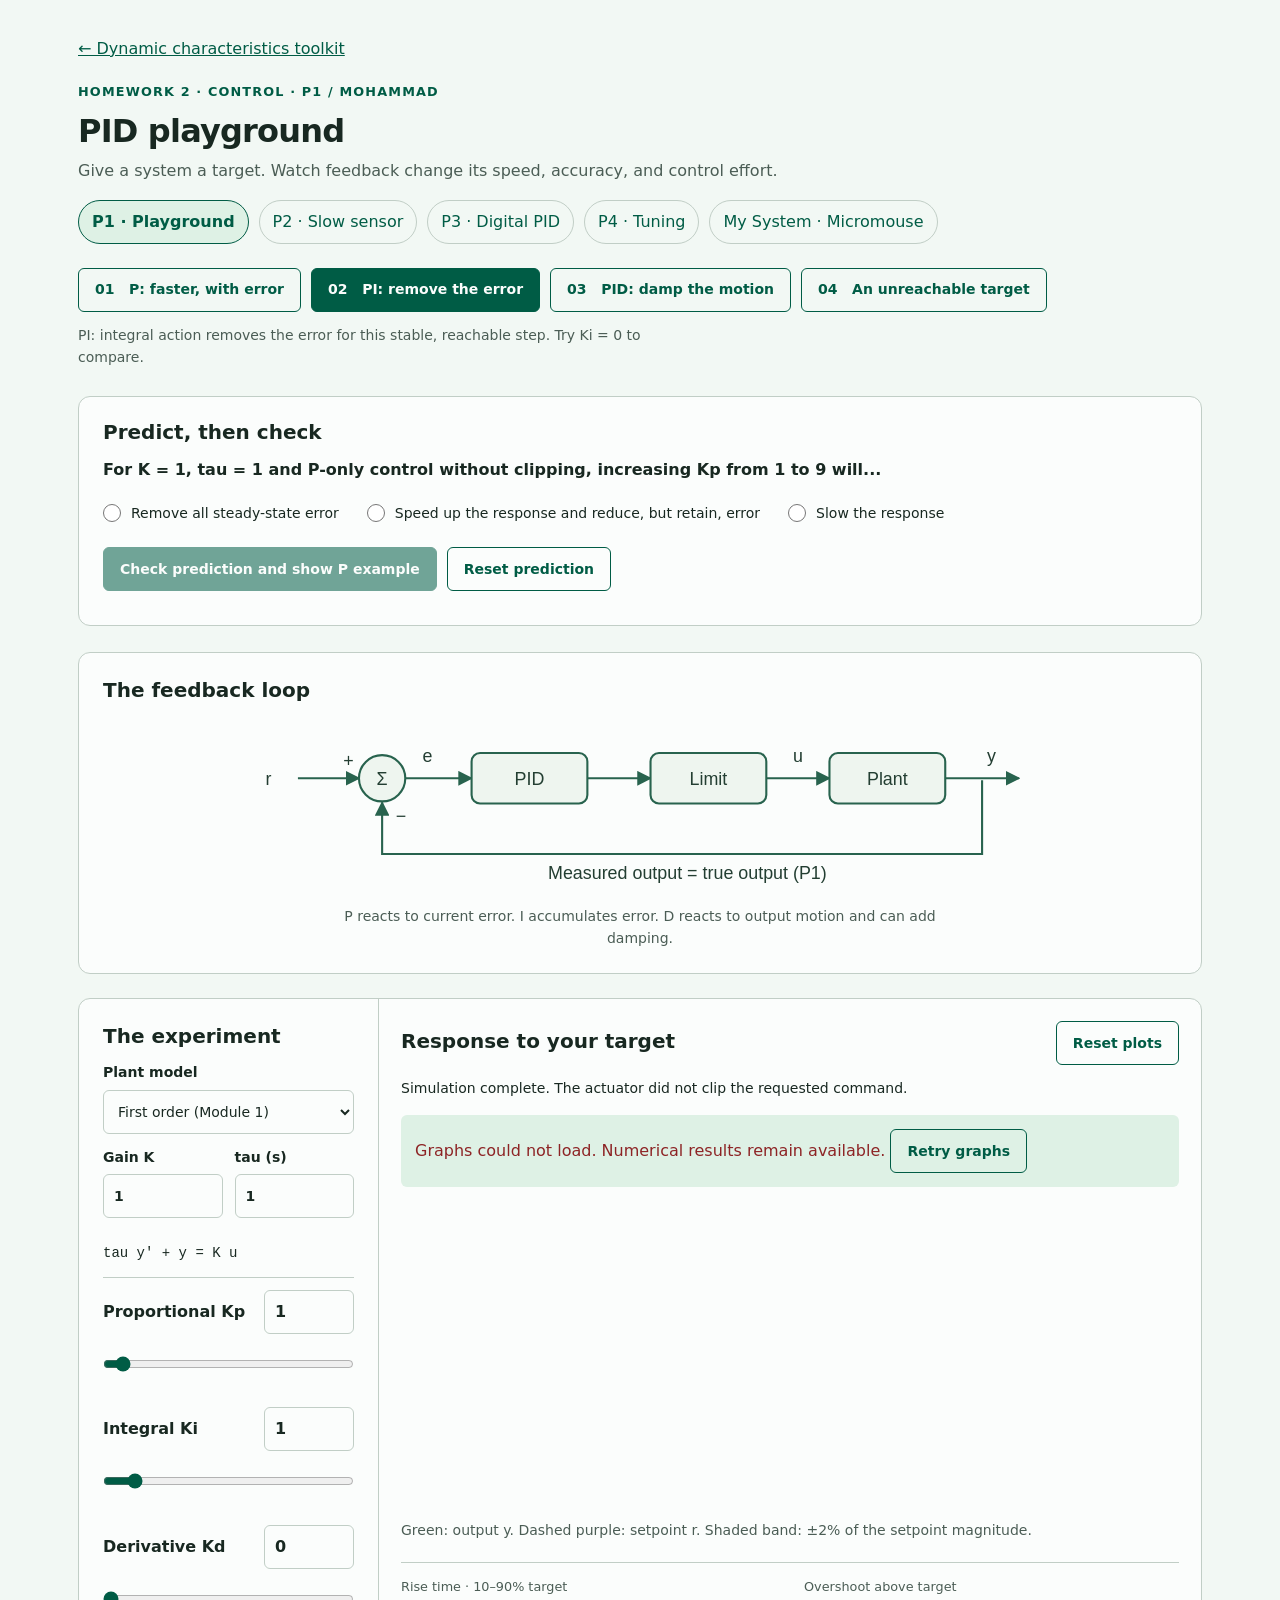
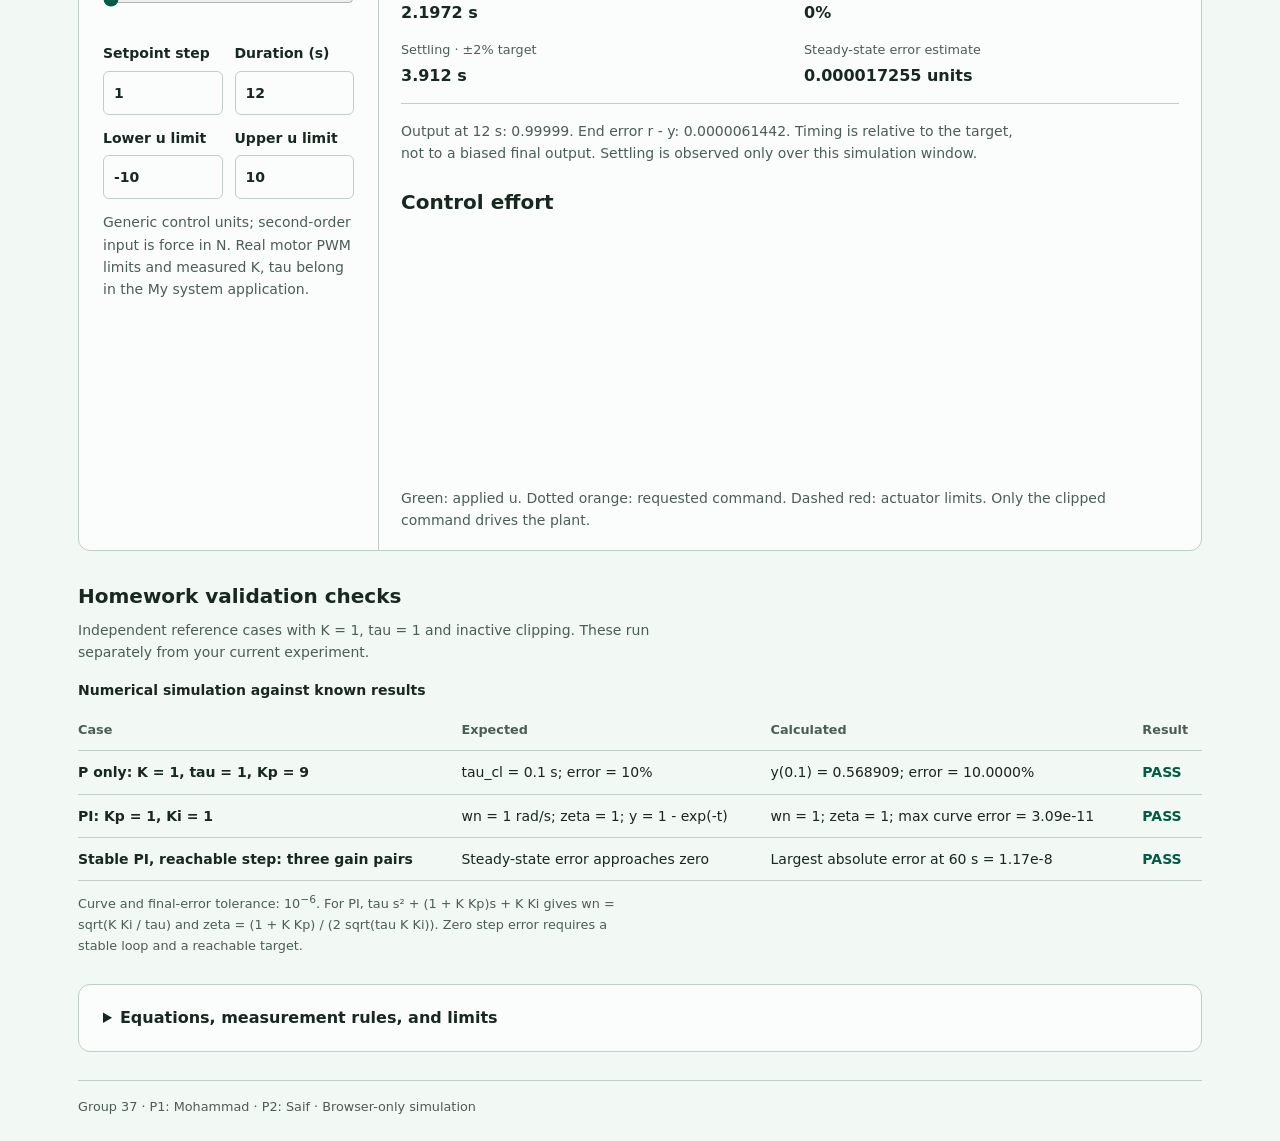
<file: control.html>
<!DOCTYPE html>
<html lang="en">
<head>
  <meta charset="UTF-8">
  <meta name="viewport" content="width=device-width, initial-scale=1.0">
  <meta name="description" content="Explore PID feedback, actuator limits, and live step-response metrics.">
  <title>PID playground | Group 37</title>
  <link rel="stylesheet" href="css/styles.css">
  <link rel="stylesheet" href="css/control.css">
  <script defer src="https://cdn.plot.ly/plotly-4.1.1.min.js" charset="utf-8"></script>
  <script defer src="js/models/pid-control.js"></script>
  <script defer src="js/plotting.js"></script>
  <script defer src="js/control-p1.js"></script>
</head>
<body>
  <main id="control">
    <header>
      <a class="back-link" href="index.html">&larr; Dynamic characteristics toolkit</a>
      <div class="eyebrow">Homework 2 &middot; Control &middot; P1 / Mohammad</div>
      <h1>PID playground</h1>
      <p class="muted">Give a system a target. Watch feedback change its speed, accuracy, and control effort.</p>
      <nav class="control-module-nav" aria-label="Control modules">
        <a href="control.html" aria-current="page">P1 &middot; Playground</a><a href="sensor-loop.html">P2 &middot; Slow sensor</a>
        <a href="digital-pid.html">P3 &middot; Digital PID</a><a href="tuning-challenge.html">P4 &middot; Tuning</a><a href="my-system.html">My System &middot; Micromouse</a>
      </nav>
      <div class="pid-presets" role="group" aria-label="Controller examples">
        <button type="button" data-preset="p" class="secondary">01 &nbsp; P: faster, with error</button>
        <button type="button" data-preset="pi">02 &nbsp; PI: remove the error</button>
        <button type="button" data-preset="pid" class="secondary">03 &nbsp; PID: damp the motion</button>
        <button type="button" data-preset="limit" class="secondary">04 &nbsp; An unreachable target</button>
      </div>
      <p id="pid-example-note" class="small muted">Start with a first-order plant and PI control. Change one gain at a time.</p>
    </header>
    <section class="prediction-panel" aria-labelledby="pid-prediction-heading">
      <h2 id="pid-prediction-heading">Predict, then check</h2>
      <fieldset class="prediction-choices">
        <legend>For K = 1, tau = 1 and P-only control without clipping, increasing Kp from 1 to 9 will...</legend>
        <label class="choice"><input type="radio" name="pid-prediction" value="zero"> Remove all steady-state error</label>
        <label class="choice"><input type="radio" name="pid-prediction" value="faster"> Speed up the response and reduce, but retain, error</label>
        <label class="choice"><input type="radio" name="pid-prediction" value="slower"> Slow the response</label>
      </fieldset>
      <div class="prediction-actions">
        <button id="pid-check" type="button" disabled>Check prediction and show P example</button>
        <button id="pid-reset-prediction" type="button" class="secondary">Reset prediction</button>
      </div>
      <p id="pid-feedback" class="small" role="status" aria-live="polite"></p>
    </section>
    <section class="pid-loop" aria-labelledby="pid-loop-heading">
      <h2 id="pid-loop-heading">The feedback loop</h2>
      <svg viewBox="0 0 760 165" role="img" aria-labelledby="pid-diagram-title pid-diagram-desc">
        <title id="pid-diagram-title">Negative-feedback PID loop with actuator saturation</title>
        <desc id="pid-diagram-desc">Setpoint minus measured output produces error. PID calculates a command, the actuator clips it, and the plant produces output. The output returns along the negative feedback path.</desc>
        <defs><marker id="arrow" viewBox="0 0 10 10" refX="9" refY="5" markerWidth="7" markerHeight="7" orient="auto-start-reverse"><path d="M 0 0 L 10 5 L 0 10 z" fill="#28634e"/></marker></defs>
        <g fill="none" stroke="#28634e" stroke-width="2" marker-end="url(#arrow)">
          <path d="M 55 62 H 113"/><path d="M 157 62 H 220"/><path d="M 330 62 H 390"/>
          <path d="M 500 62 H 560"/><path d="M 670 62 H 740"/><path d="M 705 64 V 134 H 135 V 85"/>
        </g>
        <g fill="#eef5ef" stroke="#28634e" stroke-width="2"><circle cx="135" cy="62" r="22"/>
          <rect x="220" y="38" width="110" height="48" rx="8"/><rect x="390" y="38" width="110" height="48" rx="8"/><rect x="560" y="38" width="110" height="48" rx="8"/></g>
        <g fill="#233e32" text-anchor="middle" font-family="Segoe UI, sans-serif" font-size="17">
          <text x="27" y="68">r</text><text x="135" y="68">&Sigma;</text><text x="178" y="47">e</text>
          <text x="275" y="68">PID</text><text x="445" y="68">Limit</text><text x="615" y="68">Plant</text>
          <text x="530" y="47">u</text><text x="714" y="47">y</text><text x="103" y="51">+</text><text x="153" y="104">&minus;</text>
          <text x="425" y="158">Measured output = true output (P1)</text>
        </g>
      </svg>
      <p class="small muted">P reacts to current error. I accumulates error. D reacts to output motion and can add damping.</p>
    </section>
    <section class="workspace pid-workspace" aria-label="PID experiment">
      <form id="pid-form" class="controls" novalidate>
        <h2>The experiment</h2>
        <label class="field-label" for="pid-plant">Plant model</label>
        <select id="pid-plant"><option value="first">First order (Module 1)</option><option value="second">Mass-spring-damper (Module 3)</option></select>
        <div id="pid-first-fields" class="number-field-grid">
          <label for="pid-gain">Gain K<input id="pid-gain" type="number" value="1" min="0.1" max="5" step="0.1" required></label>
          <label for="pid-tau">tau (s)<input id="pid-tau" type="number" value="1" min="0.1" max="5" step="0.1" required></label>
        </div>
        <div id="pid-second-fields" class="number-field-grid" hidden>
          <label for="pid-mass">m (kg)<input id="pid-mass" type="number" value="1" min="0.1" max="5" step="0.1" required></label>
          <label for="pid-damping">b (N s/m)<input id="pid-damping" type="number" value="2" min="0.1" max="10" step="0.1" required></label>
          <label for="pid-stiffness">k (N/m)<input id="pid-stiffness" type="number" value="4" min="0.1" max="20" step="0.1" required></label>
        </div>
        <p id="pid-equation" class="small pid-equation">tau y' + y = K u</p>
        <div id="pid-gain-controls"></div>
        <div class="number-field-grid">
          <label for="pid-setpoint">Setpoint step<input id="pid-setpoint" type="number" value="1" min="-5" max="5" step="0.1" required></label>
          <label for="pid-duration">Duration (s)<input id="pid-duration" type="number" value="12" min="1" max="60" step="1" required></label>
          <label for="pid-uMin">Lower u limit<input id="pid-uMin" type="number" value="-10" min="-100" max="100" step="0.1" required></label>
          <label for="pid-uMax">Upper u limit<input id="pid-uMax" type="number" value="10" min="-100" max="100" step="0.1" required></label>
        </div>
        <p class="control-note">Generic control units; second-order input is force in N. Real motor PWM limits and measured K, tau belong in the My system application.</p>
        <p id="pid-input-error" role="alert" class="fail"></p>
      </form>
      <div class="chart-panel">
        <div class="chart-heading"><h2>Response to your target</h2><button id="pid-reset-view" type="button" class="secondary">Reset plots</button></div>
        <p id="pid-status" class="pid-status small" role="status" aria-live="polite">Running simulation...</p>
        <div id="pid-chart-error" class="chart-status error" role="alert" hidden>Graphs could not load. Numerical results remain available. <button id="pid-retry" type="button" class="secondary">Retry graphs</button></div>
        <figure><div id="pid-output-plot" class="pid-plot" role="img" aria-label="Plant output and target over time"></div>
          <figcaption>Green: output y. Dashed purple: setpoint r. Shaded band: &plusmn;2% of the setpoint magnitude.</figcaption></figure>
        <dl class="metrics pid-metrics" aria-label="Live response metrics">
          <div><dt>Rise time &middot; 10&ndash;90% target</dt><dd id="pid-rise">&mdash;</dd></div>
          <div><dt>Overshoot above target</dt><dd id="pid-overshoot">&mdash;</dd></div>
          <div><dt>Settling &middot; &plusmn;2% target</dt><dd id="pid-settling">&mdash;</dd></div>
          <div><dt>Steady-state error estimate</dt><dd id="pid-error">&mdash;</dd></div>
        </dl>
        <p id="pid-metric-note" class="small muted"></p>
        <h2>Control effort</h2>
        <figure><div id="pid-control-plot" class="pid-plot pid-effort-plot" role="img" aria-label="Requested and applied control with actuator limits"></div>
          <figcaption>Green: applied u. Dotted orange: requested command. Dashed red: actuator limits. Only the clipped command drives the plant.</figcaption></figure>
      </div>
    </section>
    <section class="validation-section" aria-labelledby="pid-validation-heading">
      <h2 id="pid-validation-heading">Homework validation checks</h2>
      <p class="small muted">Independent reference cases with K = 1, tau = 1 and inactive clipping. These run separately from your current experiment.</p>
      <div class="table-scroll"><table><caption>Numerical simulation against known results</caption>
        <thead><tr><th scope="col">Case</th><th scope="col">Expected</th><th scope="col">Calculated</th><th scope="col">Result</th></tr></thead>
        <tbody id="pid-validation-rows"></tbody></table></div>
      <p class="tolerance">Curve and final-error tolerance: 10<sup>&minus;6</sup>. For PI, tau s&sup2; + (1 + K Kp)s + K Ki gives wn = sqrt(K Ki / tau) and zeta = (1 + K Kp) / (2 sqrt(tau K Ki)). Zero step error requires a stable loop and a reachable target.</p>
    </section>
    <details class="pid-method">
      <summary>Equations, measurement rules, and limits</summary>
      <p>At every RK4 stage, e = r &minus; y, I' = e, and u = clamp(Kp e + Ki I &minus; Kd (y &minus; z) / Tf). The derivative filter is z' = (y &minus; z) / Tf with Tf = 0.02 s. When Ki or Kd is zero its unused state is frozen. All states start at zero.</p>
      <p>The derivative acts on measured output, avoiding a kick from the setpoint step. The time step is limited using the plant and controller rates; plot sampling is separate from integration. This is a continuous-controller simulation, not P3's sampled Arduino controller. P1 has no anti-windup: a saturated integral controller can keep accumulating error.</p>
      <p>Metrics use every integration step, independently of the fewer points drawn on the graphs. Shorten the duration to inspect very fast responses on the plots. Rise time uses the first 10% and 90% setpoint crossings, interpolated between integration steps. Overshoot is excess beyond the setpoint, normalized by its magnitude; negative steps use the direction of the step. Settling uses the final entry into the 2% target band and requires at least 5% of the simulation (or 0.1 s) inside afterward. Finite simulations cannot guarantee future settling.</p>
      <p>A steady-state error is estimated only when the last 15% of output varies by at most 0.0001 &times; max(1, |r|). Otherwise the end-of-window error is shown separately. A zero step has no normalized timing or overshoot metrics. Increase the duration to inspect slow or oscillating responses.</p>
    </details>
    <footer>Group 37 &middot; P1: Mohammad &middot; P2: Saif &middot; Browser-only simulation</footer>
    <noscript><p class="fail">Enable JavaScript to run the live PID experiment.</p></noscript>
  </main>
</body>
</html>
</file>
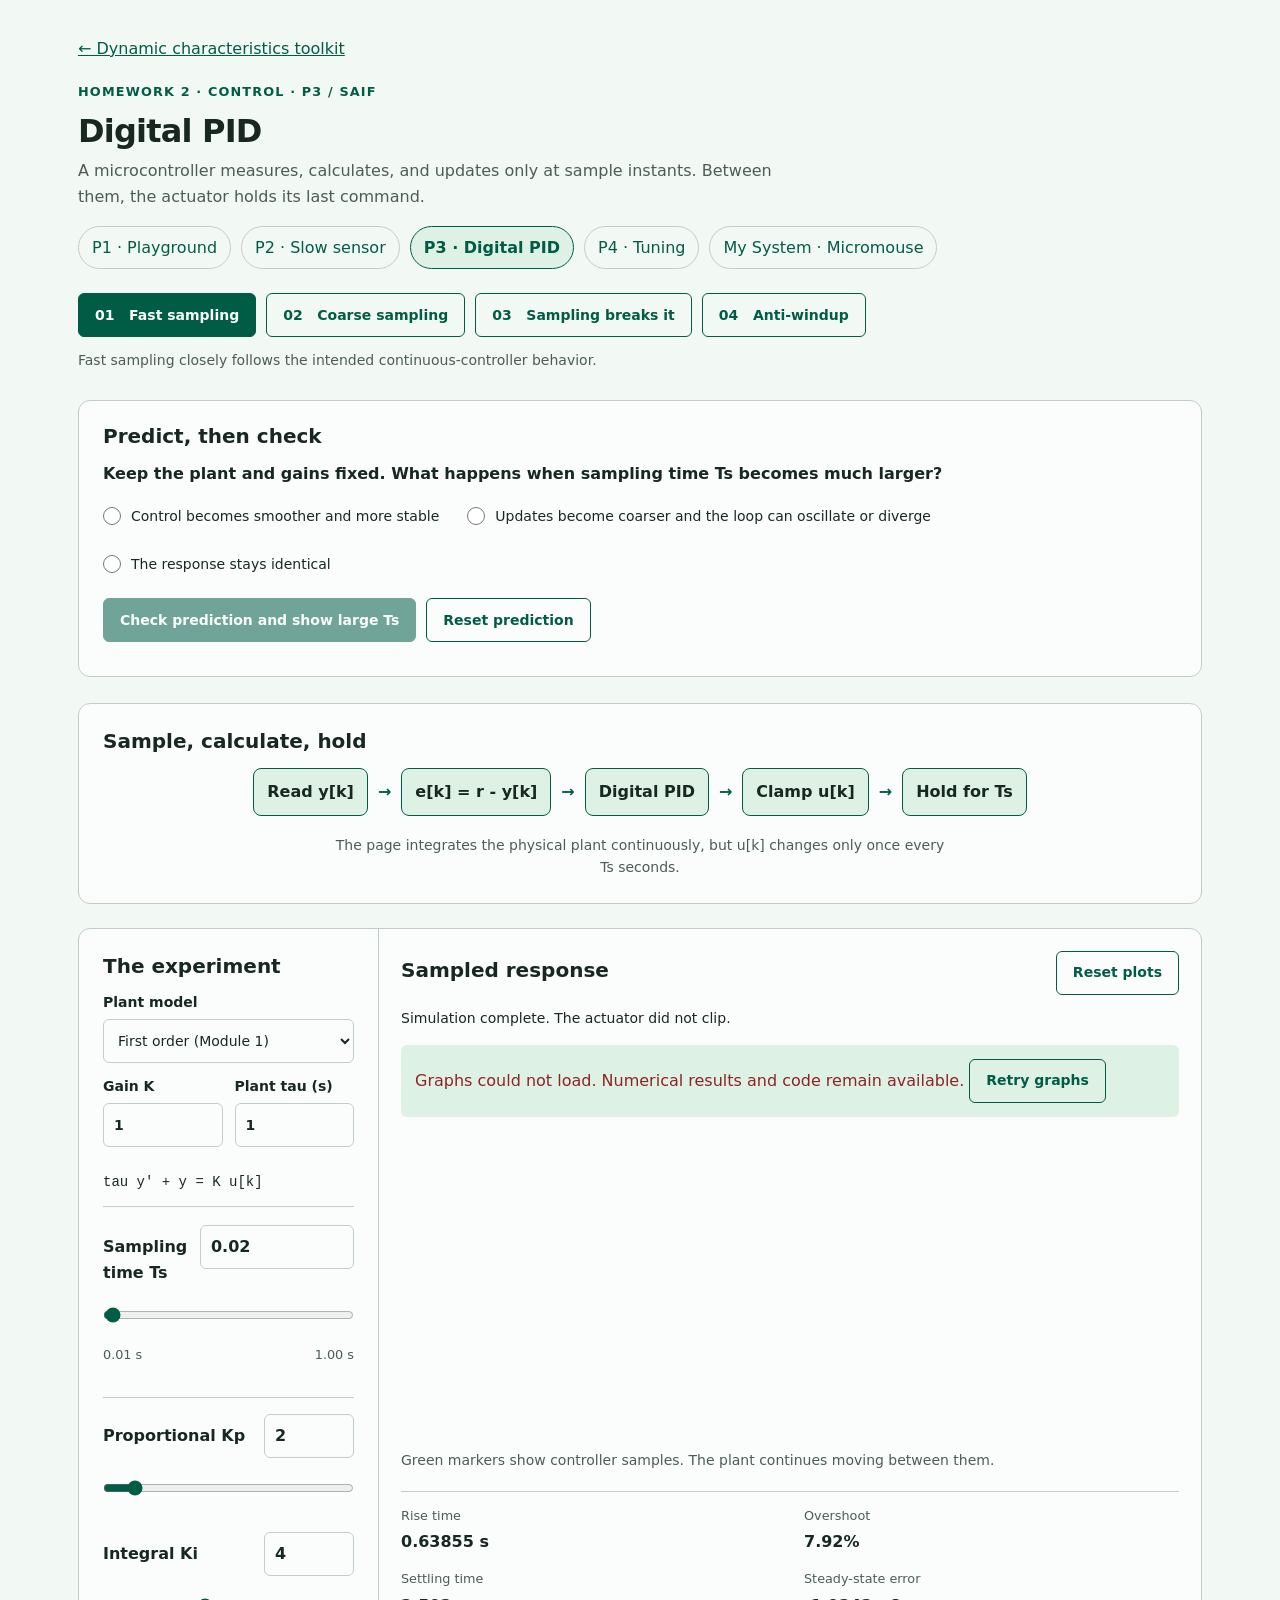
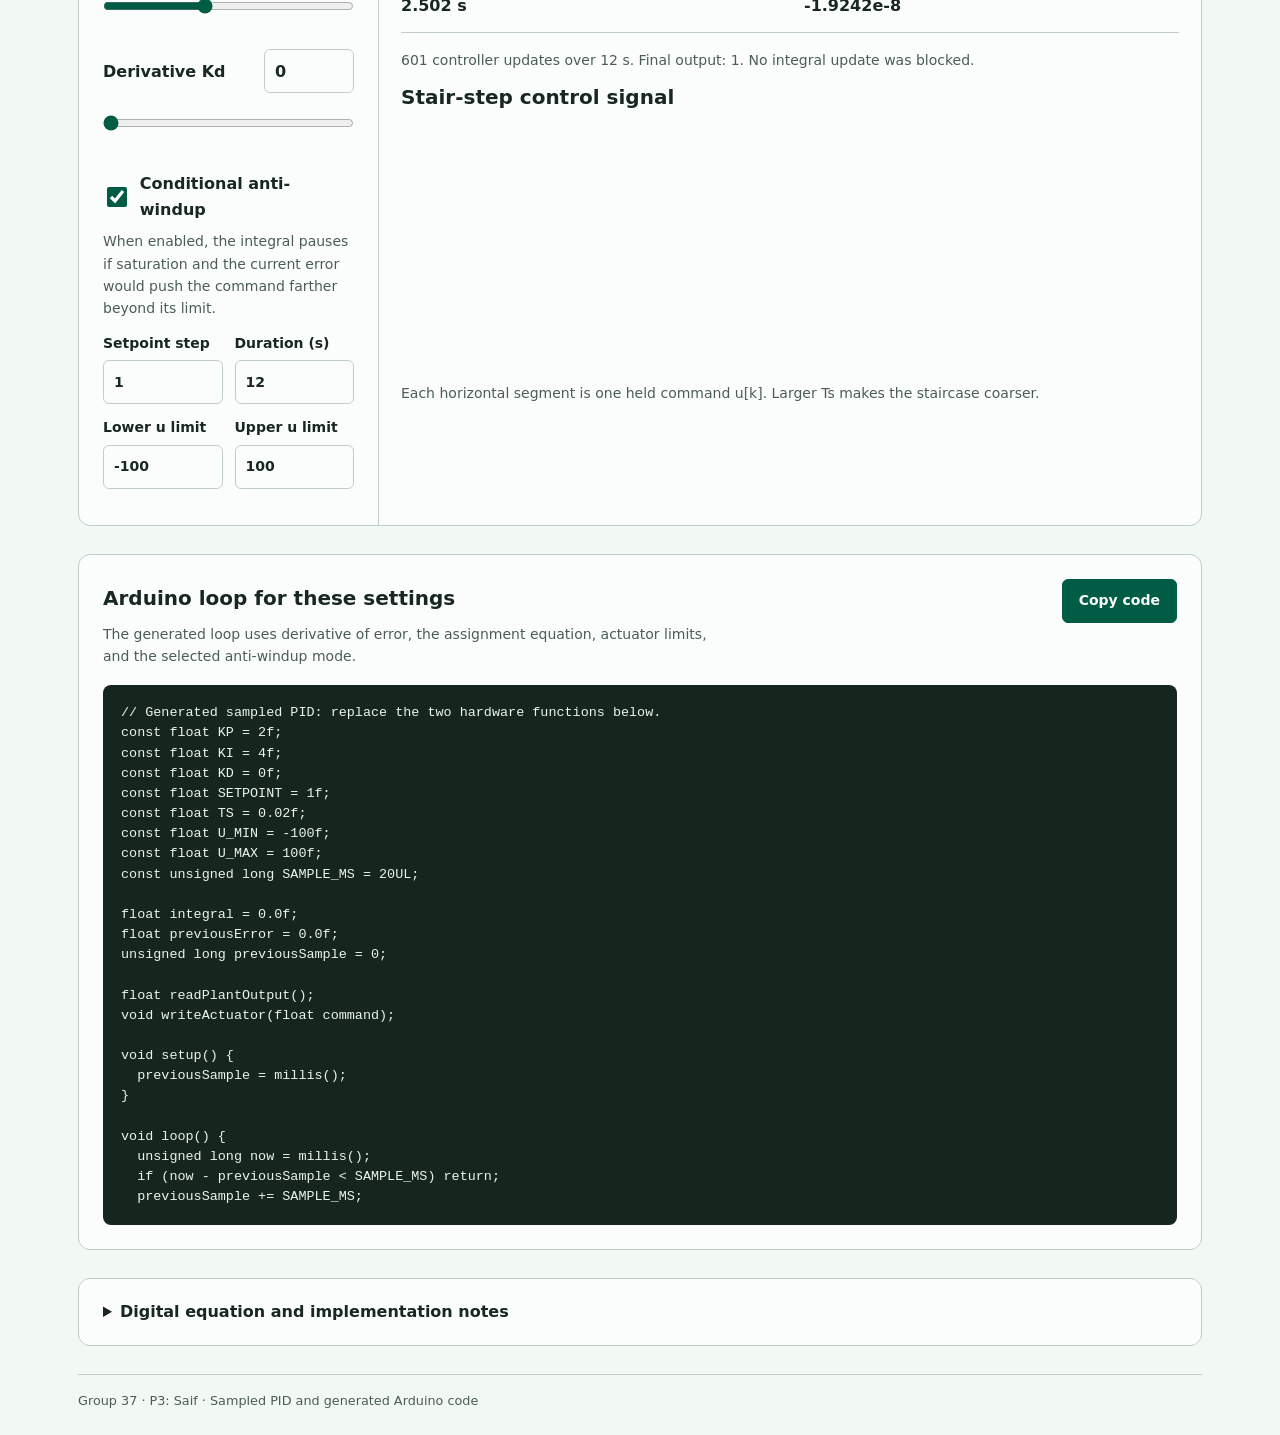
<file: digital-pid.html>
<!DOCTYPE html>
<html lang="en">
<head>
  <meta charset="UTF-8">
  <meta name="viewport" content="width=device-width, initial-scale=1.0">
  <meta name="description" content="Explore sampled digital PID, anti-windup, and generated Arduino code.">
  <title>Digital PID | Group 37</title>
  <link rel="stylesheet" href="css/styles.css">
  <link rel="stylesheet" href="css/control.css">
  <script defer src="https://cdn.plot.ly/plotly-4.1.1.min.js" charset="utf-8"></script>
  <script defer src="js/models/pid-control.js"></script>
  <script defer src="js/models/digital-pid.js"></script>
  <script defer src="js/plotting.js"></script>
  <script defer src="js/control-p3.js"></script>
</head>
<body>
  <main id="control">
    <header>
      <a class="back-link" href="index.html">&larr; Dynamic characteristics toolkit</a>
      <div class="eyebrow">Homework 2 &middot; Control &middot; P3 / Saif</div>
      <h1>Digital PID</h1>
      <p class="muted">A microcontroller measures, calculates, and updates only at sample instants. Between them, the actuator holds its last command.</p>
      <nav class="control-module-nav" aria-label="Control modules">
        <a href="control.html">P1 &middot; Playground</a><a href="sensor-loop.html">P2 &middot; Slow sensor</a>
        <a href="digital-pid.html" aria-current="page">P3 &middot; Digital PID</a><a href="tuning-challenge.html">P4 &middot; Tuning</a><a href="my-system.html">My System &middot; Micromouse</a>
      </nav>
      <div class="pid-presets" role="group" aria-label="Digital PID examples">
        <button type="button" data-digital-preset="fast">01 &nbsp; Fast sampling</button>
        <button type="button" data-digital-preset="coarse" class="secondary">02 &nbsp; Coarse sampling</button>
        <button type="button" data-digital-preset="unstable" class="secondary">03 &nbsp; Sampling breaks it</button>
        <button type="button" data-digital-preset="windup" class="secondary">04 &nbsp; Anti-windup</button>
      </div>
      <p id="digital-example-note" class="small muted">Fast sampling closely follows the intended continuous-controller behavior.</p>
    </header>

    <section class="prediction-panel" aria-labelledby="digital-prediction-heading">
      <h2 id="digital-prediction-heading">Predict, then check</h2>
      <fieldset class="prediction-choices">
        <legend>Keep the plant and gains fixed. What happens when sampling time Ts becomes much larger?</legend>
        <label class="choice"><input type="radio" name="digital-prediction" value="better"> Control becomes smoother and more stable</label>
        <label class="choice"><input type="radio" name="digital-prediction" value="worse"> Updates become coarser and the loop can oscillate or diverge</label>
        <label class="choice"><input type="radio" name="digital-prediction" value="same"> The response stays identical</label>
      </fieldset>
      <div class="prediction-actions">
        <button id="digital-check" type="button" disabled>Check prediction and show large Ts</button>
        <button id="digital-reset-prediction" type="button" class="secondary">Reset prediction</button>
      </div>
      <p id="digital-feedback" class="small" role="status" aria-live="polite"></p>
    </section>

    <section class="pid-loop" aria-labelledby="digital-loop-heading">
      <h2 id="digital-loop-heading">Sample, calculate, hold</h2>
      <div class="digital-flow" role="img" aria-label="At each sample the controller reads the output, calculates PID, limits the command, and holds it until the next sample.">
        <span>Read y[k]</span><b>&rarr;</b><span>e[k] = r - y[k]</span><b>&rarr;</b><span>Digital PID</span><b>&rarr;</b><span>Clamp u[k]</span><b>&rarr;</b><span>Hold for Ts</span>
      </div>
      <p class="small muted">The page integrates the physical plant continuously, but u[k] changes only once every Ts seconds.</p>
    </section>

    <section class="workspace pid-workspace" aria-label="Digital PID experiment">
      <form id="digital-form" class="controls" novalidate>
        <h2>The experiment</h2>
        <label class="field-label" for="digital-plant">Plant model</label>
        <select id="digital-plant"><option value="first">First order (Module 1)</option><option value="second">Mass-spring-damper (Module 3)</option></select>
        <div id="digital-first-fields" class="number-field-grid">
          <label for="digital-gain">Gain K<input id="digital-gain" type="number" value="1" min="0.1" max="5" step="0.1" required></label>
          <label for="digital-tau">Plant tau (s)<input id="digital-tau" type="number" value="1" min="0.1" max="5" step="0.1" required></label>
        </div>
        <div id="digital-second-fields" class="number-field-grid" hidden>
          <label for="digital-mass">m (kg)<input id="digital-mass" type="number" value="1" min="0.1" max="5" step="0.1" required></label>
          <label for="digital-damping">b (N s/m)<input id="digital-damping" type="number" value="2" min="0.1" max="10" step="0.1" required></label>
          <label for="digital-stiffness">k (N/m)<input id="digital-stiffness" type="number" value="4" min="0.1" max="20" step="0.1" required></label>
        </div>
        <p id="digital-equation" class="small pid-equation">tau y' + y = K u[k]</p>
        <div class="sensor-tau-control">
          <div class="control-heading"><label for="digital-sampleTime">Sampling time Ts</label><input id="digital-sampleTime" type="number" min="0.01" max="1" step="0.01" value="0.02" required></div>
          <input id="digital-sampleTime-slider" type="range" min="0.01" max="1" step="0.01" value="0.02" aria-label="Sampling time slider">
          <div class="range-labels" aria-hidden="true"><span>0.01 s</span><span>1.00 s</span></div>
        </div>
        <div id="digital-gain-controls"></div>
        <label class="toggle-line" for="digital-antiWindup"><input id="digital-antiWindup" type="checkbox" checked> Conditional anti-windup</label>
        <p class="control-note">When enabled, the integral pauses if saturation and the current error would push the command farther beyond its limit.</p>
        <div class="number-field-grid">
          <label for="digital-setpoint">Setpoint step<input id="digital-setpoint" type="number" value="1" min="-5" max="5" step="0.1" required></label>
          <label for="digital-duration">Duration (s)<input id="digital-duration" type="number" value="12" min="1" max="60" step="1" required></label>
          <label for="digital-uMin">Lower u limit<input id="digital-uMin" type="number" value="-100" min="-100" max="100" step="0.1" required></label>
          <label for="digital-uMax">Upper u limit<input id="digital-uMax" type="number" value="100" min="-100" max="100" step="0.1" required></label>
        </div>
        <p id="digital-input-error" role="alert" class="fail"></p>
      </form>

      <div class="chart-panel">
        <div class="chart-heading"><h2>Sampled response</h2><button id="digital-reset-view" type="button" class="secondary">Reset plots</button></div>
        <p id="digital-status" class="pid-status small" role="status" aria-live="polite">Running simulation...</p>
        <div id="digital-chart-error" class="chart-status error" role="alert" hidden>Graphs could not load. Numerical results and code remain available. <button id="digital-retry" type="button" class="secondary">Retry graphs</button></div>
        <figure><div id="digital-output-plot" class="pid-plot" role="img" aria-label="Sampled PID output and target over time"></div>
          <figcaption>Green markers show controller samples. The plant continues moving between them.</figcaption></figure>
        <dl class="metrics pid-metrics" aria-label="Digital PID response metrics">
          <div><dt>Rise time</dt><dd id="digital-rise">&mdash;</dd></div><div><dt>Overshoot</dt><dd id="digital-overshoot">&mdash;</dd></div>
          <div><dt>Settling time</dt><dd id="digital-settling">&mdash;</dd></div><div><dt>Steady-state error</dt><dd id="digital-error">&mdash;</dd></div>
        </dl>
        <p id="digital-metric-note" class="small muted"></p>
        <h2>Stair-step control signal</h2>
        <figure><div id="digital-control-plot" class="pid-plot pid-effort-plot" role="img" aria-label="Zero-order-held digital PID command"></div>
          <figcaption>Each horizontal segment is one held command u[k]. Larger Ts makes the staircase coarser.</figcaption></figure>
      </div>
    </section>

    <section class="code-section" aria-labelledby="digital-code-heading">
      <div class="chart-heading"><h2 id="digital-code-heading">Arduino loop for these settings</h2><button id="digital-copy-code" type="button">Copy code</button></div>
      <p id="digital-copy-status" class="small muted" role="status" aria-live="polite">The generated loop uses derivative of error, the assignment equation, actuator limits, and the selected anti-windup mode.</p>
      <pre id="digital-code" tabindex="0"></pre>
    </section>

    <details class="pid-method"><summary>Digital equation and implementation notes</summary>
      <p>At sample k, the controller uses u[k] = Kp e[k] + Ki Ts sum(e[j]) + Kd (e[k] - e[k-1]) / Ts. The command is clipped and then held constant while RK4 advances the plant to the next sample. Unlike P1 and P2, this module deliberately differentiates error to match the homework equation.</p>
      <p>With anti-windup enabled, a saturated update is rejected only when the error would drive the integral farther into saturation. Integration resumes automatically when the error reverses or the command returns inside the limits.</p>
    </details>
    <footer>Group 37 &middot; P3: Saif &middot; Sampled PID and generated Arduino code</footer>
    <noscript><p class="fail">Enable JavaScript to run the digital PID experiment.</p></noscript>
  </main>
</body>
</html>
</file>
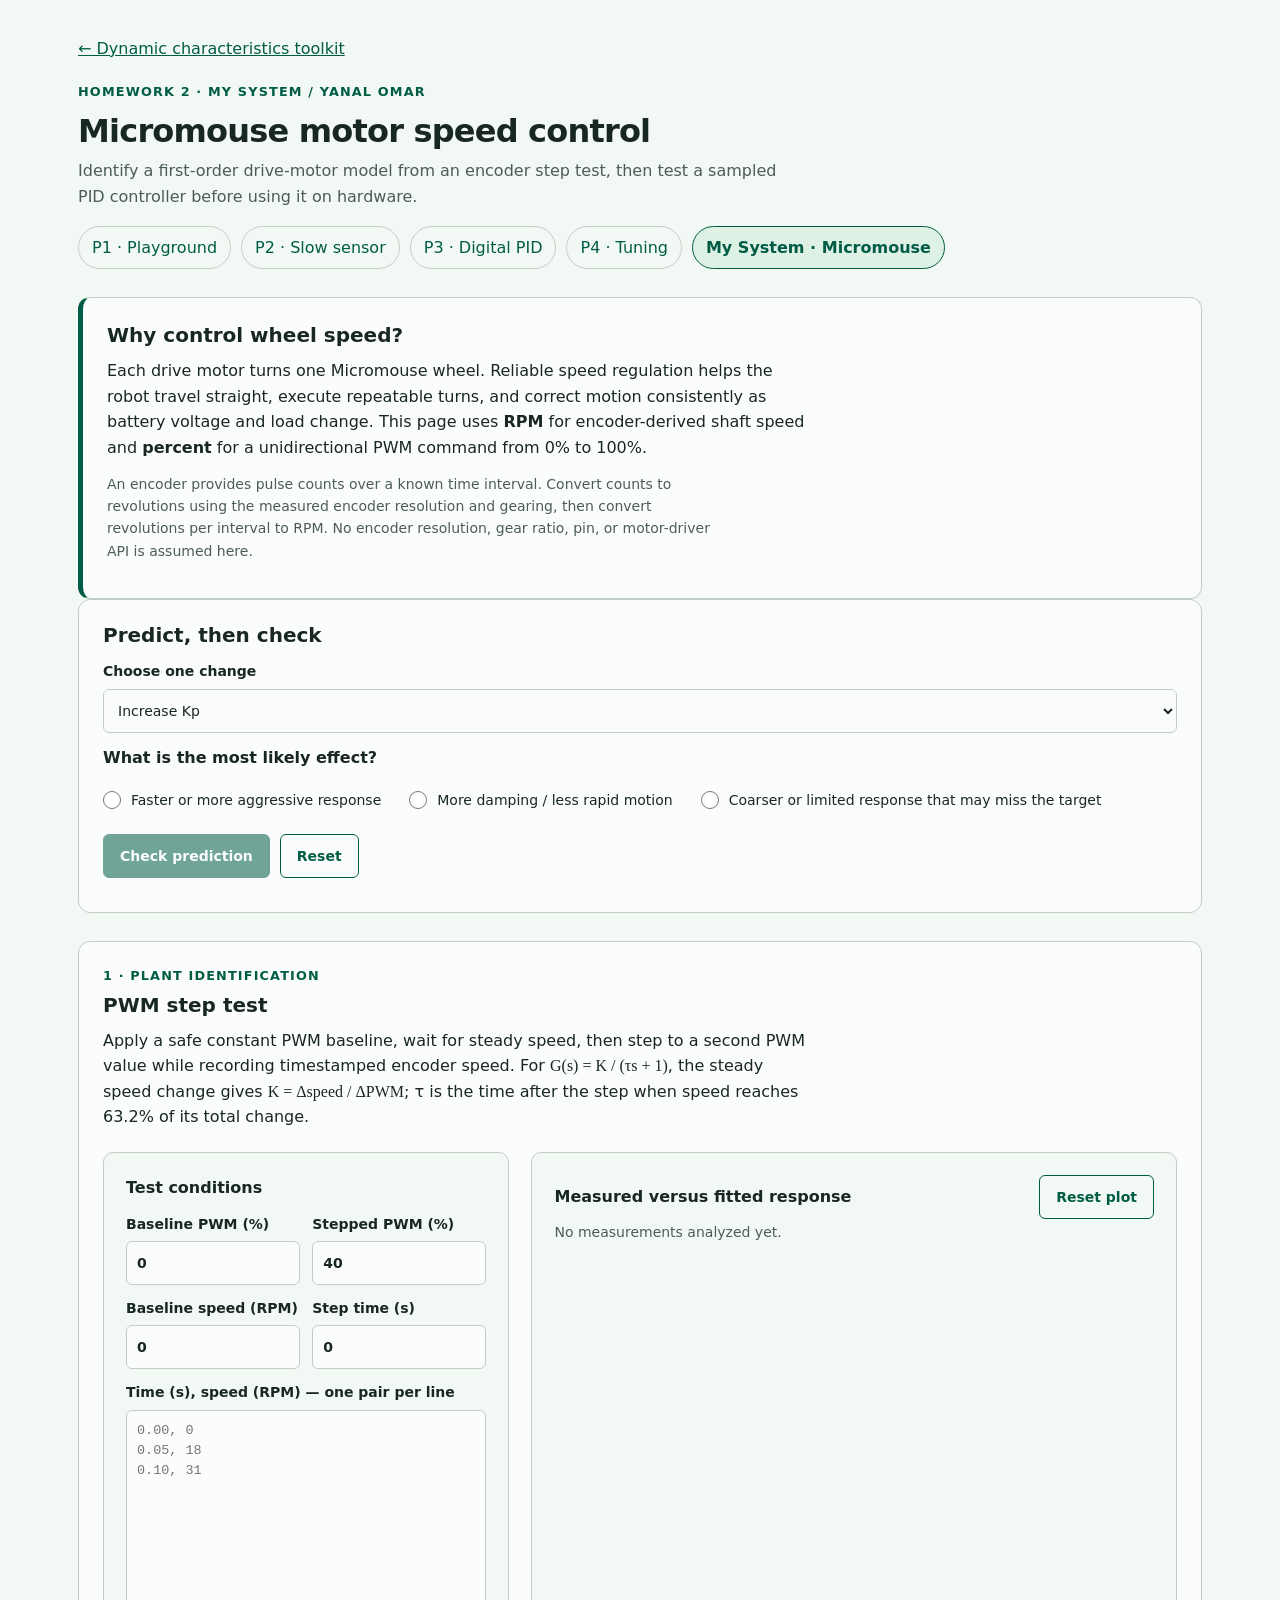
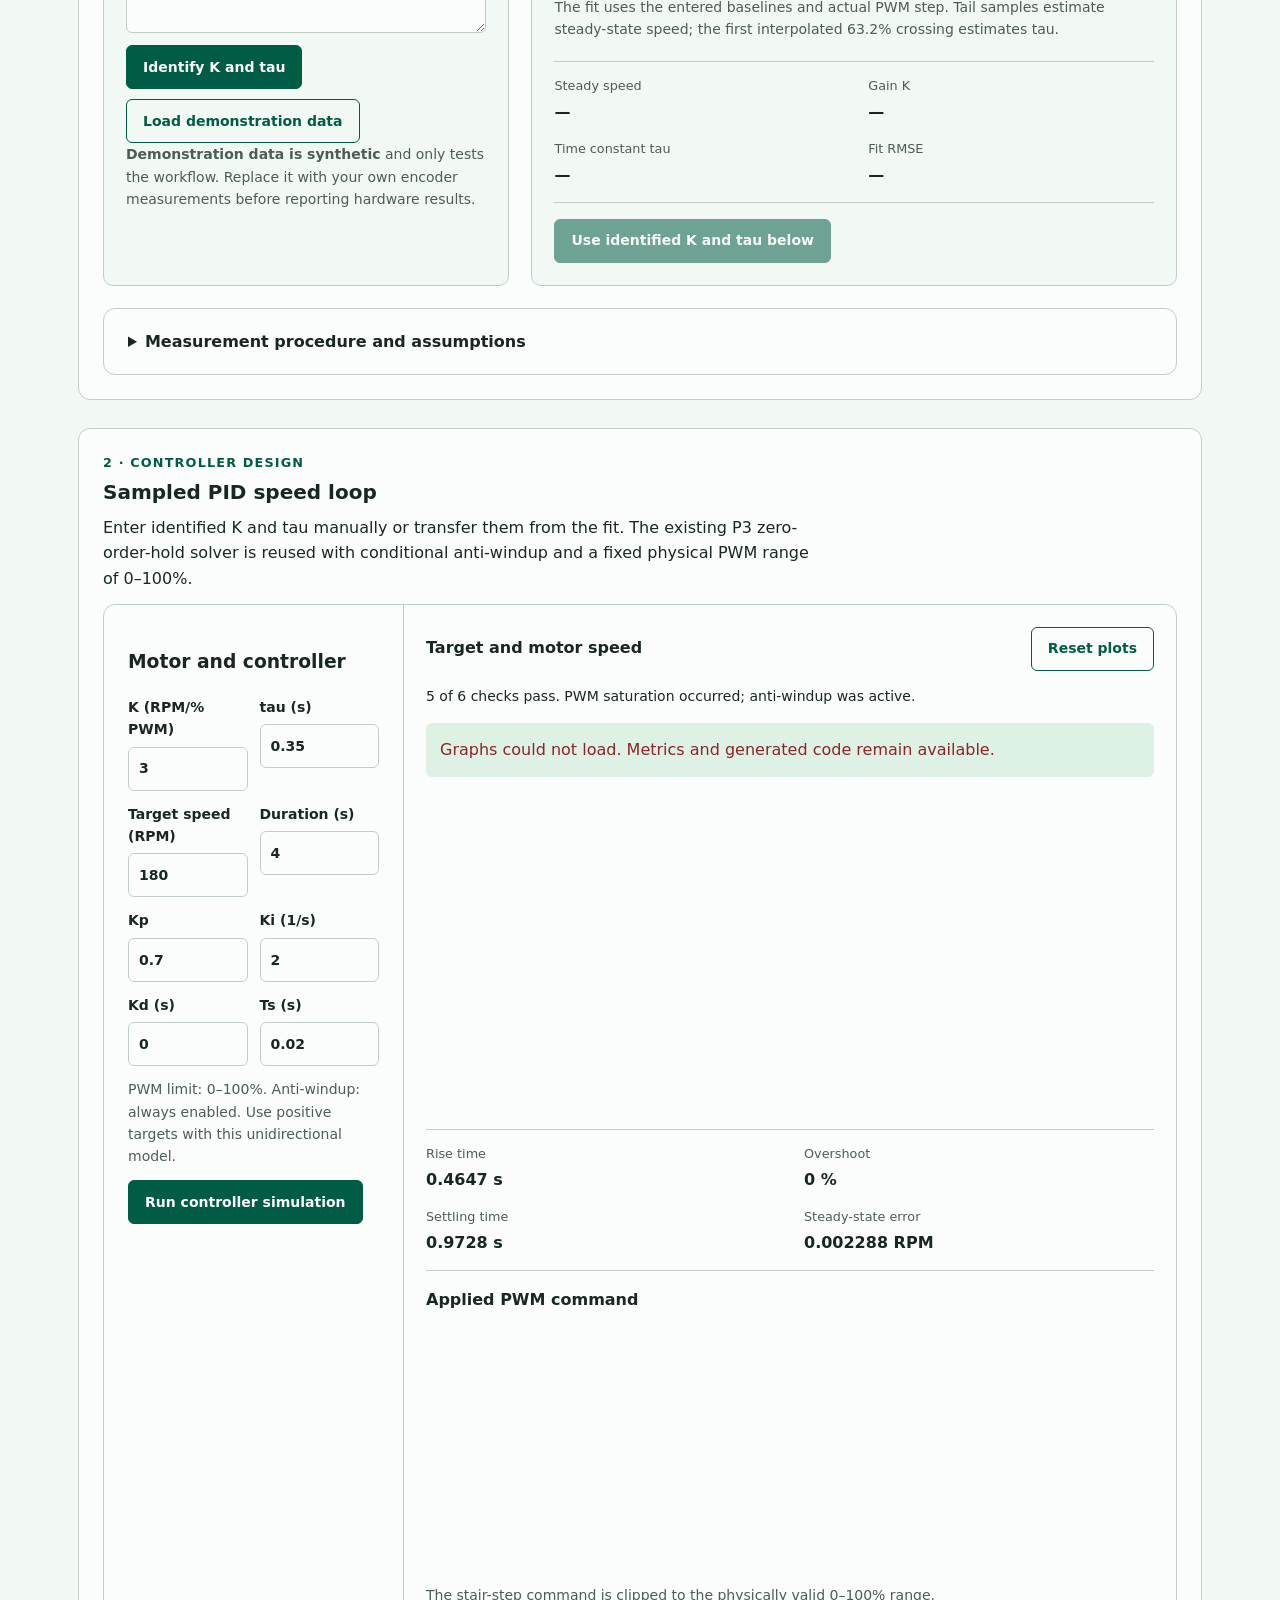
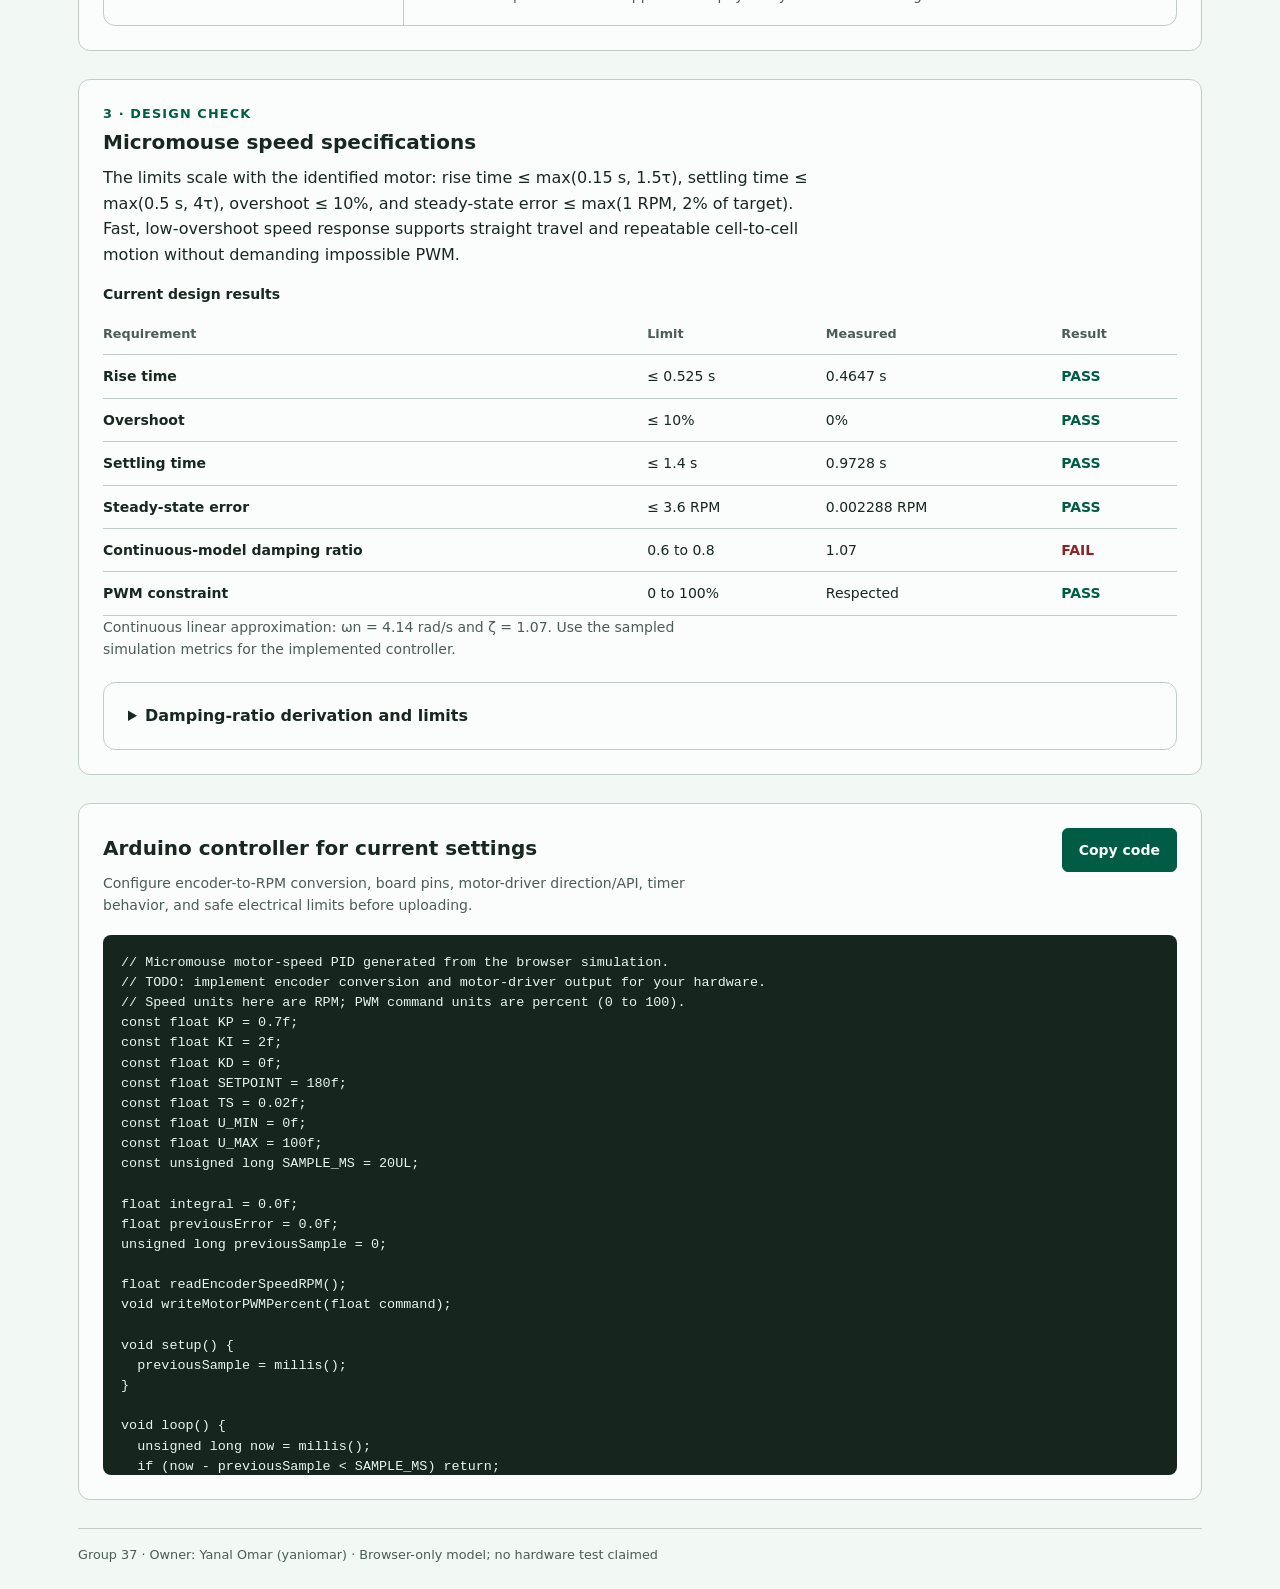
<file: my-system.html>
<!DOCTYPE html>
<html lang="en">
<head>
  <meta charset="UTF-8">
  <meta name="viewport" content="width=device-width, initial-scale=1.0">
  <meta name="description" content="Identify a Micromouse drive motor and design a sampled PID speed controller.">
  <title>My System: Micromouse motor | Group 37</title>
  <link rel="stylesheet" href="css/styles.css">
  <link rel="stylesheet" href="css/control.css">
  <script defer src="https://cdn.plot.ly/plotly-4.1.1.min.js" charset="utf-8"></script>
  <script defer src="js/models/pid-control.js"></script>
  <script defer src="js/models/digital-pid.js"></script>
  <script defer src="js/models/micromouse-system.js"></script>
  <script defer src="js/plotting.js"></script>
  <script defer src="js/my-system.js"></script>
</head>
<body>
  <main id="control">
    <header>
      <a class="back-link" href="index.html">&larr; Dynamic characteristics toolkit</a>
      <div class="eyebrow">Homework 2 &middot; My System / Yanal Omar</div>
      <h1>Micromouse motor speed control</h1>
      <p class="muted">Identify a first-order drive-motor model from an encoder step test, then test a sampled PID controller before using it on hardware.</p>
      <nav class="control-module-nav" aria-label="Control modules">
        <a href="control.html">P1 &middot; Playground</a><a href="sensor-loop.html">P2 &middot; Slow sensor</a>
        <a href="digital-pid.html">P3 &middot; Digital PID</a><a href="tuning-challenge.html">P4 &middot; Tuning</a>
        <a href="my-system.html" aria-current="page">My System &middot; Micromouse</a>
      </nav>
    </header>

    <section class="system-intro" aria-labelledby="system-purpose-heading">
      <h2 id="system-purpose-heading">Why control wheel speed?</h2>
      <p>Each drive motor turns one Micromouse wheel. Reliable speed regulation helps the robot travel straight, execute repeatable turns, and correct motion consistently as battery voltage and load change. This page uses <strong>RPM</strong> for encoder-derived shaft speed and <strong>percent</strong> for a unidirectional PWM command from 0% to 100%.</p>
      <p class="small muted">An encoder provides pulse counts over a known time interval. Convert counts to revolutions using the measured encoder resolution and gearing, then convert revolutions per interval to RPM. No encoder resolution, gear ratio, pin, or motor-driver API is assumed here.</p>
    </section>

    <section class="prediction-panel" aria-labelledby="system-prediction-heading">
      <h2 id="system-prediction-heading">Predict, then check</h2>
      <label class="field-label" for="system-prediction-topic">Choose one change</label>
      <select id="system-prediction-topic">
        <option value="kp">Increase Kp</option><option value="ki">Increase Ki</option>
        <option value="kd">Increase Kd</option><option value="ts">Increase sampling period Ts</option>
        <option value="saturation">Request more speed than the 100% PWM limit can supply</option>
      </select>
      <fieldset class="prediction-choices">
        <legend>What is the most likely effect?</legend>
        <label class="choice"><input type="radio" name="system-prediction" value="faster"> Faster or more aggressive response</label>
        <label class="choice"><input type="radio" name="system-prediction" value="damped"> More damping / less rapid motion</label>
        <label class="choice"><input type="radio" name="system-prediction" value="limited"> Coarser or limited response that may miss the target</label>
      </fieldset>
      <div class="prediction-actions"><button id="system-check-prediction" type="button" disabled>Check prediction</button><button id="system-reset-prediction" class="secondary" type="button">Reset</button></div>
      <p id="system-prediction-feedback" class="small" role="status" aria-live="polite"></p>
    </section>

    <section class="system-section" aria-labelledby="identification-heading">
      <div class="eyebrow">1 &middot; Plant identification</div>
      <h2 id="identification-heading">PWM step test</h2>
      <p>Apply a safe constant PWM baseline, wait for steady speed, then step to a second PWM value while recording timestamped encoder speed. For <span class="formula-inline">G(s) = K / (&tau;s + 1)</span>, the steady speed change gives <span class="formula-inline">K = &Delta;speed / &Delta;PWM</span>; &tau; is the time after the step when speed reaches 63.2% of its total change.</p>
      <div class="system-grid">
        <form id="identification-form" class="system-card" novalidate>
          <h3>Test conditions</h3>
          <div class="number-field-grid">
            <label for="id-baseline-pwm">Baseline PWM (%)<input id="id-baseline-pwm" type="number" value="0" min="0" max="100" step="0.1" required></label>
            <label for="id-step-pwm">Stepped PWM (%)<input id="id-step-pwm" type="number" value="40" min="0" max="100" step="0.1" required></label>
            <label for="id-baseline-speed">Baseline speed (RPM)<input id="id-baseline-speed" type="number" value="0" step="0.1" required></label>
            <label for="id-step-time">Step time (s)<input id="id-step-time" type="number" value="0" min="0" step="0.01" required></label>
          </div>
          <label class="field-label" for="id-samples">Time (s), speed (RPM) &mdash; one pair per line</label>
          <textarea id="id-samples" rows="10" spellcheck="false" placeholder="0.00, 0&#10;0.05, 18&#10;0.10, 31"></textarea>
          <div class="prediction-actions"><button type="submit">Identify K and tau</button><button id="id-load-demo" class="secondary" type="button">Load demonstration data</button></div>
          <p class="control-note"><strong>Demonstration data is synthetic</strong> and only tests the workflow. Replace it with your own encoder measurements before reporting hardware results.</p>
          <p id="id-error" class="fail" role="alert"></p>
        </form>
        <div class="system-card chart-panel">
          <div class="chart-heading"><h3>Measured versus fitted response</h3><button id="id-reset-view" class="secondary" type="button">Reset plot</button></div>
          <p id="id-data-label" class="small muted">No measurements analyzed yet.</p>
          <div id="id-chart-error" class="chart-status error" role="alert" hidden>Plotly could not draw the graph; calculated values remain available.</div>
          <figure><div id="id-plot" class="pid-plot" role="img" aria-label="Measured motor speed and fitted first-order response"></div><figcaption>The fit uses the entered baselines and actual PWM step. Tail samples estimate steady-state speed; the first interpolated 63.2% crossing estimates tau.</figcaption></figure>
          <dl class="metrics pid-metrics">
            <div><dt>Steady speed</dt><dd id="id-steady">&mdash;</dd></div><div><dt>Gain K</dt><dd id="id-gain">&mdash;</dd></div>
            <div><dt>Time constant tau</dt><dd id="id-tau">&mdash;</dd></div><div><dt>Fit RMSE</dt><dd id="id-rmse">&mdash;</dd></div>
          </dl>
          <button id="id-use-fit" type="button" disabled>Use identified K and tau below</button>
        </div>
      </div>
      <details class="pid-method"><summary>Measurement procedure and assumptions</summary>
        <ol><li>Raise the robot so the wheel can rotate safely, or use an appropriate test fixture.</li><li>Record baseline PWM and steady baseline speed. At the recorded step time, change PWM once and hold it.</li><li>At each interval, convert encoder counts to RPM using the real counts-per-revolution and gear ratio.</li><li>Continue long enough to reach a visibly steady tail. Enter raw time/speed pairs without relabeling simulated values as measurements.</li></ol>
        <p>The fit assumes a stable positive-gain first-order motor over this operating range. Dead zones, battery sag, friction, load changes, noise, and nonlinear driver behavior can reduce fit quality.</p>
      </details>
    </section>

    <section class="system-section" aria-labelledby="controller-heading">
      <div class="eyebrow">2 &middot; Controller design</div><h2 id="controller-heading">Sampled PID speed loop</h2>
      <p>Enter identified K and tau manually or transfer them from the fit. The existing P3 zero-order-hold solver is reused with conditional anti-windup and a fixed physical PWM range of 0&ndash;100%.</p>
      <div class="workspace pid-workspace">
        <form id="motor-form" class="controls" novalidate>
          <h3>Motor and controller</h3>
          <div class="number-field-grid">
            <label for="motor-gain">K (RPM/% PWM)<input id="motor-gain" type="number" value="3" min="0.001" step="any" required></label>
            <label for="motor-tau">tau (s)<input id="motor-tau" type="number" value="0.35" min="0.001" step="any" required></label>
            <label for="motor-target">Target speed (RPM)<input id="motor-target" type="number" value="180" min="0.1" step="any" required></label>
            <label for="motor-duration">Duration (s)<input id="motor-duration" type="number" value="4" min="0.2" max="60" step="0.1" required></label>
            <label for="motor-kp">Kp<input id="motor-kp" type="number" value="0.7" min="0" step="0.01" required></label>
            <label for="motor-ki">Ki (1/s)<input id="motor-ki" type="number" value="2" min="0" step="0.01" required></label>
            <label for="motor-kd">Kd (s)<input id="motor-kd" type="number" value="0" min="0" step="0.001" required></label>
            <label for="motor-sample-time">Ts (s)<input id="motor-sample-time" type="number" value="0.02" min="0.001" step="0.001" required></label>
          </div>
          <p class="control-note">PWM limit: 0&ndash;100%. Anti-windup: always enabled. Use positive targets with this unidirectional model.</p>
          <button type="submit">Run controller simulation</button><p id="motor-error" class="fail" role="alert"></p>
        </form>
        <div class="chart-panel">
          <div class="chart-heading"><h3>Target and motor speed</h3><button id="motor-reset-view" class="secondary" type="button">Reset plots</button></div>
          <p id="motor-status" class="pid-status small" role="status" aria-live="polite">Running simulation...</p>
          <div id="motor-chart-error" class="chart-status error" role="alert" hidden>Graphs could not load. Metrics and generated code remain available.</div>
          <figure><div id="motor-speed-plot" class="pid-plot" role="img" aria-label="Target and simulated motor speed in RPM"></div></figure>
          <dl class="metrics pid-metrics"><div><dt>Rise time</dt><dd id="motor-rise">&mdash;</dd></div><div><dt>Overshoot</dt><dd id="motor-overshoot">&mdash;</dd></div><div><dt>Settling time</dt><dd id="motor-settling">&mdash;</dd></div><div><dt>Steady-state error</dt><dd id="motor-sse">&mdash;</dd></div></dl>
          <h3>Applied PWM command</h3><figure><div id="motor-pwm-plot" class="pid-plot pid-effort-plot" role="img" aria-label="Applied PWM command from zero to one hundred percent"></div><figcaption>The stair-step command is clipped to the physically valid 0&ndash;100% range.</figcaption></figure>
        </div>
      </div>
    </section>

    <section class="system-section" aria-labelledby="specification-heading">
      <div class="eyebrow">3 &middot; Design check</div><h2 id="specification-heading">Micromouse speed specifications</h2>
      <p>The limits scale with the identified motor: rise time &le; max(0.15 s, 1.5&tau;), settling time &le; max(0.5 s, 4&tau;), overshoot &le; 10%, and steady-state error &le; max(1 RPM, 2% of target). Fast, low-overshoot speed response supports straight travel and repeatable cell-to-cell motion without demanding impossible PWM.</p>
      <div class="table-scroll"><table class="challenge-results"><caption>Current design results</caption><thead><tr><th>Requirement</th><th>Limit</th><th>Measured</th><th>Result</th></tr></thead><tbody id="motor-spec-results"></tbody></table></div>
      <p id="motor-damping-note" class="small muted"></p>
      <details class="pid-method"><summary>Damping-ratio derivation and limits</summary><p>For the ideal continuous controller C(s) = Kp + Ki/s + Kd s and motor G(s) = K/(&tau;s + 1), the unity-feedback characteristic polynomial is (&tau; + K Kd)s&sup2; + (1 + K Kp)s + K Ki. When Ki &gt; 0, matching a s&sup2; + b s + c to s&sup2; + 2&zeta;&omega;<sub>n</sub>s + &omega;<sub>n</sub>&sup2; gives &omega;<sub>n</sub> = sqrt(K Ki / (&tau; + K Kd)) and &zeta; = (1 + K Kp) / (2 sqrt((&tau; + K Kd) K Ki)). The displayed &zeta; is therefore a continuous linear approximation only; digital sampling, saturation, anti-windup, derivative discretization, and real motor nonlinearities are not included. The actual simulated metrics determine pass/fail for time-domain requirements.</p></details>
    </section>

    <section class="code-section" aria-labelledby="motor-code-heading">
      <div class="chart-heading"><h2 id="motor-code-heading">Arduino controller for current settings</h2><button id="motor-copy-code" type="button">Copy code</button></div>
      <p id="motor-copy-status" class="small muted" role="status" aria-live="polite">Configure encoder-to-RPM conversion, board pins, motor-driver direction/API, timer behavior, and safe electrical limits before uploading.</p>
      <pre id="motor-code" tabindex="0"></pre>
    </section>
    <footer>Group 37 &middot; Owner: Yanal Omar (yaniomar) &middot; Browser-only model; no hardware test claimed</footer>
    <noscript><p class="fail">Enable JavaScript to use the identification and control workflow.</p></noscript>
  </main>
</body>
</html>
</file>
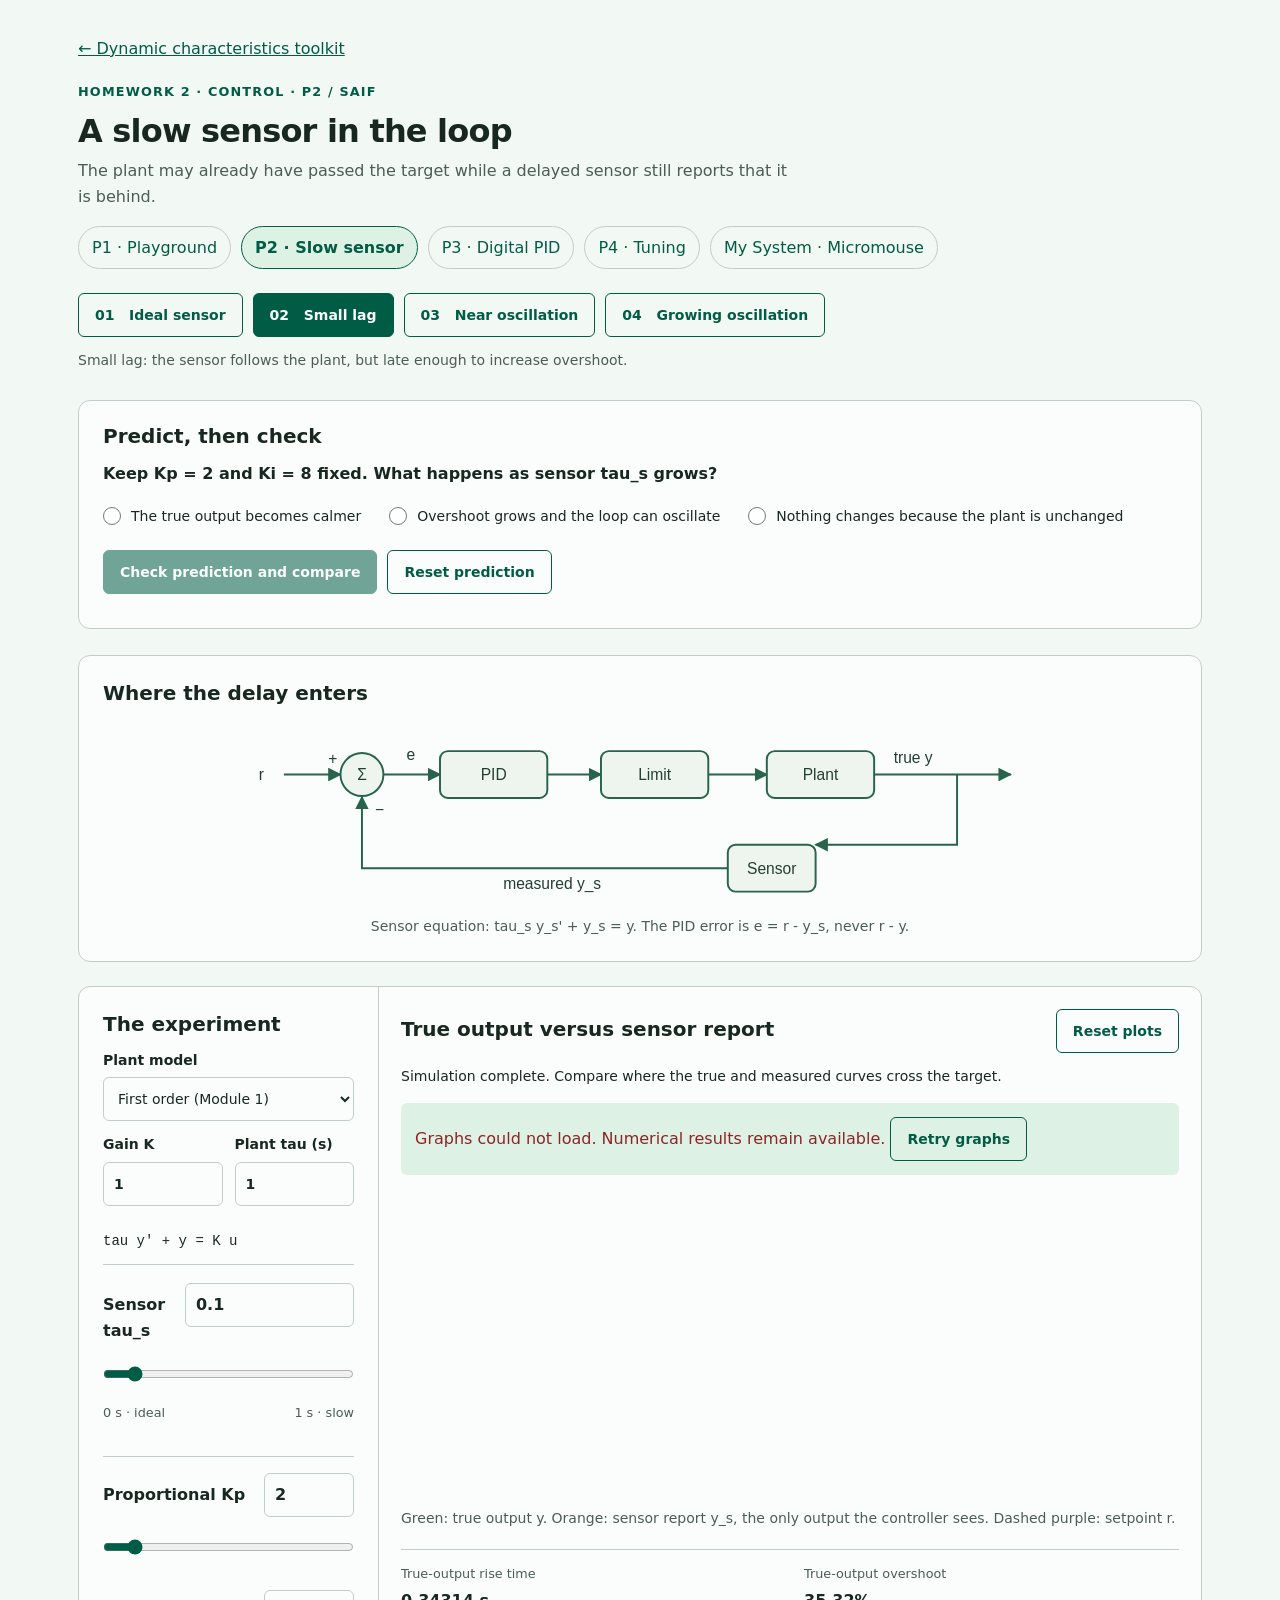
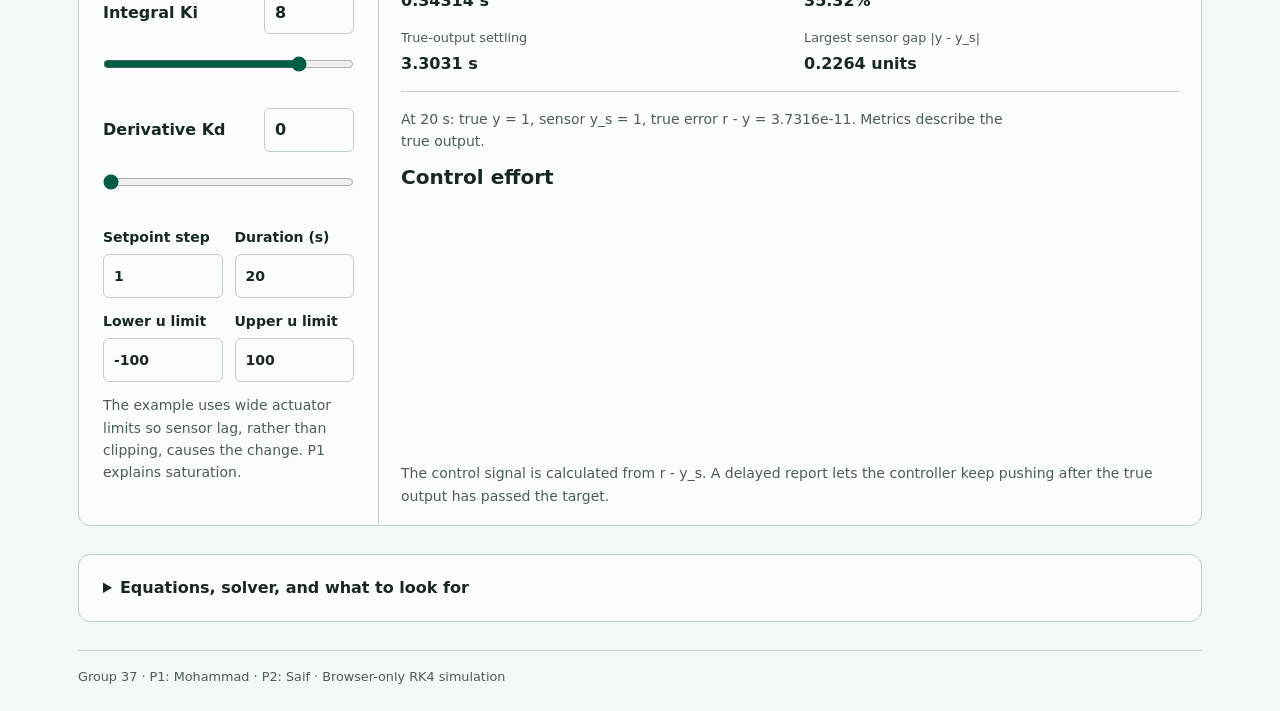
<file: sensor-loop.html>
<!DOCTYPE html>
<html lang="en">
<head>
  <meta charset="UTF-8">
  <meta name="viewport" content="width=device-width, initial-scale=1.0">
  <meta name="description" content="Explore how a slow sensor changes a PID feedback loop and can cause oscillation.">
  <title>Slow sensor in the loop | Group 37</title>
  <link rel="stylesheet" href="css/styles.css">
  <link rel="stylesheet" href="css/control.css">
  <script defer src="https://cdn.plot.ly/plotly-4.1.1.min.js" charset="utf-8"></script>
  <script defer src="js/models/pid-control.js"></script>
  <script defer src="js/models/pid-sensor.js"></script>
  <script defer src="js/plotting.js"></script>
  <script defer src="js/control-p2.js"></script>
</head>
<body>
  <main id="control">
    <header>
      <a class="back-link" href="index.html">&larr; Dynamic characteristics toolkit</a>
      <div class="eyebrow">Homework 2 &middot; Control &middot; P2 / Saif</div>
      <h1>A slow sensor in the loop</h1>
      <p class="muted">The plant may already have passed the target while a delayed sensor still reports that it is behind.</p>
      <nav class="control-module-nav" aria-label="Control modules">
        <a href="control.html">P1 &middot; Playground</a><a href="sensor-loop.html" aria-current="page">P2 &middot; Slow sensor</a>
        <a href="digital-pid.html">P3 &middot; Digital PID</a><a href="tuning-challenge.html">P4 &middot; Tuning</a><a href="my-system.html">My System &middot; Micromouse</a>
      </nav>
      <div class="pid-presets" role="group" aria-label="Sensor-lag examples">
        <button type="button" data-sensor-preset="ideal" class="secondary">01 &nbsp; Ideal sensor</button>
        <button type="button" data-sensor-preset="small">02 &nbsp; Small lag</button>
        <button type="button" data-sensor-preset="near" class="secondary">03 &nbsp; Near oscillation</button>
        <button type="button" data-sensor-preset="unstable" class="secondary">04 &nbsp; Growing oscillation</button>
      </div>
      <p id="sensor-example-note" class="small muted">Small lag: the sensor follows the plant, but late enough to increase overshoot.</p>
    </header>

    <section class="prediction-panel" aria-labelledby="sensor-prediction-heading">
      <h2 id="sensor-prediction-heading">Predict, then check</h2>
      <fieldset class="prediction-choices">
        <legend>Keep Kp = 2 and Ki = 8 fixed. What happens as sensor tau_s grows?</legend>
        <label class="choice"><input type="radio" name="sensor-prediction" value="calmer"> The true output becomes calmer</label>
        <label class="choice"><input type="radio" name="sensor-prediction" value="lag"> Overshoot grows and the loop can oscillate</label>
        <label class="choice"><input type="radio" name="sensor-prediction" value="same"> Nothing changes because the plant is unchanged</label>
      </fieldset>
      <div class="prediction-actions">
        <button id="sensor-check" type="button" disabled>Check prediction and compare</button>
        <button id="sensor-reset-prediction" type="button" class="secondary">Reset prediction</button>
      </div>
      <p id="sensor-feedback" class="small" role="status" aria-live="polite"></p>
    </section>

    <section class="pid-loop" aria-labelledby="sensor-loop-heading">
      <h2 id="sensor-loop-heading">Where the delay enters</h2>
      <svg viewBox="0 0 820 185" role="img" aria-labelledby="sensor-diagram-title sensor-diagram-desc">
        <title id="sensor-diagram-title">Negative-feedback PID loop with a sensor in the feedback path</title>
        <desc id="sensor-diagram-desc">The PID drives the plant from the setpoint error. The true plant output passes through a first-order sensor before returning as the measured feedback. The controller sees only the measured output.</desc>
        <defs><marker id="sensor-arrow" viewBox="0 0 10 10" refX="9" refY="5" markerWidth="7" markerHeight="7" orient="auto-start-reverse"><path d="M 0 0 L 10 5 L 0 10 z" fill="#28634e"/></marker></defs>
        <g fill="none" stroke="#28634e" stroke-width="2" marker-end="url(#sensor-arrow)">
          <path d="M 45 60 H 103"/><path d="M 147 60 H 205"/><path d="M 315 60 H 370"/>
          <path d="M 480 60 H 540"/><path d="M 650 60 H 790"/><path d="M 735 60 V 132 H 590"/>
          <path d="M 500 156 H 125 V 83"/>
        </g>
        <g fill="#eef5ef" stroke="#28634e" stroke-width="2"><circle cx="125" cy="60" r="22"/>
          <rect x="205" y="36" width="110" height="48" rx="8"/><rect x="370" y="36" width="110" height="48" rx="8"/>
          <rect x="540" y="36" width="110" height="48" rx="8"/><rect x="500" y="132" width="90" height="48" rx="8"/></g>
        <g fill="#233e32" text-anchor="middle" font-family="Segoe UI, sans-serif" font-size="16">
          <text x="22" y="66">r</text><text x="125" y="66">&Sigma;</text><text x="175" y="45">e</text>
          <text x="260" y="66">PID</text><text x="425" y="66">Limit</text><text x="595" y="66">Plant</text>
          <text x="545" y="162">Sensor</text><text x="690" y="48">true y</text><text x="320" y="177">measured y_s</text>
          <text x="95" y="49">+</text><text x="143" y="101">&minus;</text>
        </g>
      </svg>
      <p class="small muted">Sensor equation: tau_s y_s' + y_s = y. The PID error is e = r - y_s, never r - y.</p>
    </section>

    <section class="workspace pid-workspace" aria-label="Slow-sensor feedback experiment">
      <form id="sensor-form" class="controls" novalidate>
        <h2>The experiment</h2>
        <label class="field-label" for="sensor-plant">Plant model</label>
        <select id="sensor-plant"><option value="first">First order (Module 1)</option><option value="second">Mass-spring-damper (Module 3)</option></select>
        <div id="sensor-first-fields" class="number-field-grid">
          <label for="sensor-gain">Gain K<input id="sensor-gain" type="number" value="1" min="0.1" max="5" step="0.1" required></label>
          <label for="sensor-tau">Plant tau (s)<input id="sensor-tau" type="number" value="1" min="0.1" max="5" step="0.1" required></label>
        </div>
        <div id="sensor-second-fields" class="number-field-grid" hidden>
          <label for="sensor-mass">m (kg)<input id="sensor-mass" type="number" value="1" min="0.1" max="5" step="0.1" required></label>
          <label for="sensor-damping">b (N s/m)<input id="sensor-damping" type="number" value="2" min="0.1" max="10" step="0.1" required></label>
          <label for="sensor-stiffness">k (N/m)<input id="sensor-stiffness" type="number" value="4" min="0.1" max="20" step="0.1" required></label>
        </div>
        <p id="sensor-equation" class="small pid-equation">tau y' + y = K u</p>

        <div class="sensor-tau-control">
          <div class="control-heading"><label for="sensor-sensorTau">Sensor tau_s</label><input id="sensor-sensorTau" type="number" min="0" max="2" step="0.01" value="0.1" required></div>
          <input id="sensor-sensorTau-slider" type="range" min="0" max="1" step="0.01" value="0.1" aria-label="Sensor time constant slider">
          <div class="range-labels" aria-hidden="true"><span>0 s &middot; ideal</span><span>1 s &middot; slow</span></div>
        </div>
        <div id="sensor-gain-controls"></div>
        <div class="number-field-grid">
          <label for="sensor-setpoint">Setpoint step<input id="sensor-setpoint" type="number" value="1" min="-5" max="5" step="0.1" required></label>
          <label for="sensor-duration">Duration (s)<input id="sensor-duration" type="number" value="20" min="1" max="60" step="1" required></label>
          <label for="sensor-uMin">Lower u limit<input id="sensor-uMin" type="number" value="-100" min="-100" max="100" step="0.1" required></label>
          <label for="sensor-uMax">Upper u limit<input id="sensor-uMax" type="number" value="100" min="-100" max="100" step="0.1" required></label>
        </div>
        <p class="control-note">The example uses wide actuator limits so sensor lag, rather than clipping, causes the change. P1 explains saturation.</p>
        <p id="sensor-input-error" role="alert" class="fail"></p>
      </form>

      <div class="chart-panel">
        <div class="chart-heading"><h2>True output versus sensor report</h2><button id="sensor-reset-view" type="button" class="secondary">Reset plots</button></div>
        <p id="sensor-status" class="pid-status small" role="status" aria-live="polite">Running simulation...</p>
        <div id="sensor-chart-error" class="chart-status error" role="alert" hidden>Graphs could not load. Numerical results remain available. <button id="sensor-retry" type="button" class="secondary">Retry graphs</button></div>
        <figure><div id="sensor-output-plot" class="pid-plot sensor-output-plot" role="img" aria-label="True plant output, sensor report, and target over time"></div>
          <figcaption>Green: true output y. Orange: sensor report y_s, the only output the controller sees. Dashed purple: setpoint r.</figcaption></figure>
        <dl class="metrics pid-metrics" aria-label="Live response metrics">
          <div><dt>True-output rise time</dt><dd id="sensor-rise">&mdash;</dd></div>
          <div><dt>True-output overshoot</dt><dd id="sensor-overshoot">&mdash;</dd></div>
          <div><dt>True-output settling</dt><dd id="sensor-settling">&mdash;</dd></div>
          <div><dt>Largest sensor gap |y - y_s|</dt><dd id="sensor-gap">&mdash;</dd></div>
        </dl>
        <p id="sensor-metric-note" class="small muted"></p>
        <h2>Control effort</h2>
        <figure><div id="sensor-control-plot" class="pid-plot pid-effort-plot" role="img" aria-label="Applied PID control over time"></div>
          <figcaption>The control signal is calculated from r - y_s. A delayed report lets the controller keep pushing after the true output has passed the target.</figcaption></figure>
      </div>
    </section>

    <details class="pid-method">
      <summary>Equations, solver, and what to look for</summary>
      <p>The sensor state obeys y_s' = (y - y_s) / tau_s. At every RK4 stage, the PID receives y_s, calculates e = r - y_s, and its clipped command drives the original plant. Plant, sensor, integral, and derivative-filter states are integrated together. The solver step bound includes the sensor rate 1 / tau_s.</p>
      <p>At tau_s = 0, the sensor is bypassed algebraically instead of dividing by zero. That case calls the P1 simulation directly and reproduces its output, measurement, and control arrays exactly.</p>
      <p>For the first-order example with Kp = 2 and Ki = 8, increasing tau_s adds phase lag. The sensor says the output is still low after the plant has crossed the target, so the PID continues to push. Overshoot grows; near tau_s = 0.6 s the oscillations stop decaying, and beyond it they grow.</p>
    </details>
    <footer>Group 37 &middot; P1: Mohammad &middot; P2: Saif &middot; Browser-only RK4 simulation</footer>
    <noscript><p class="fail">Enable JavaScript to run the live sensor-loop experiment.</p></noscript>
  </main>
</body>
</html>
</file>
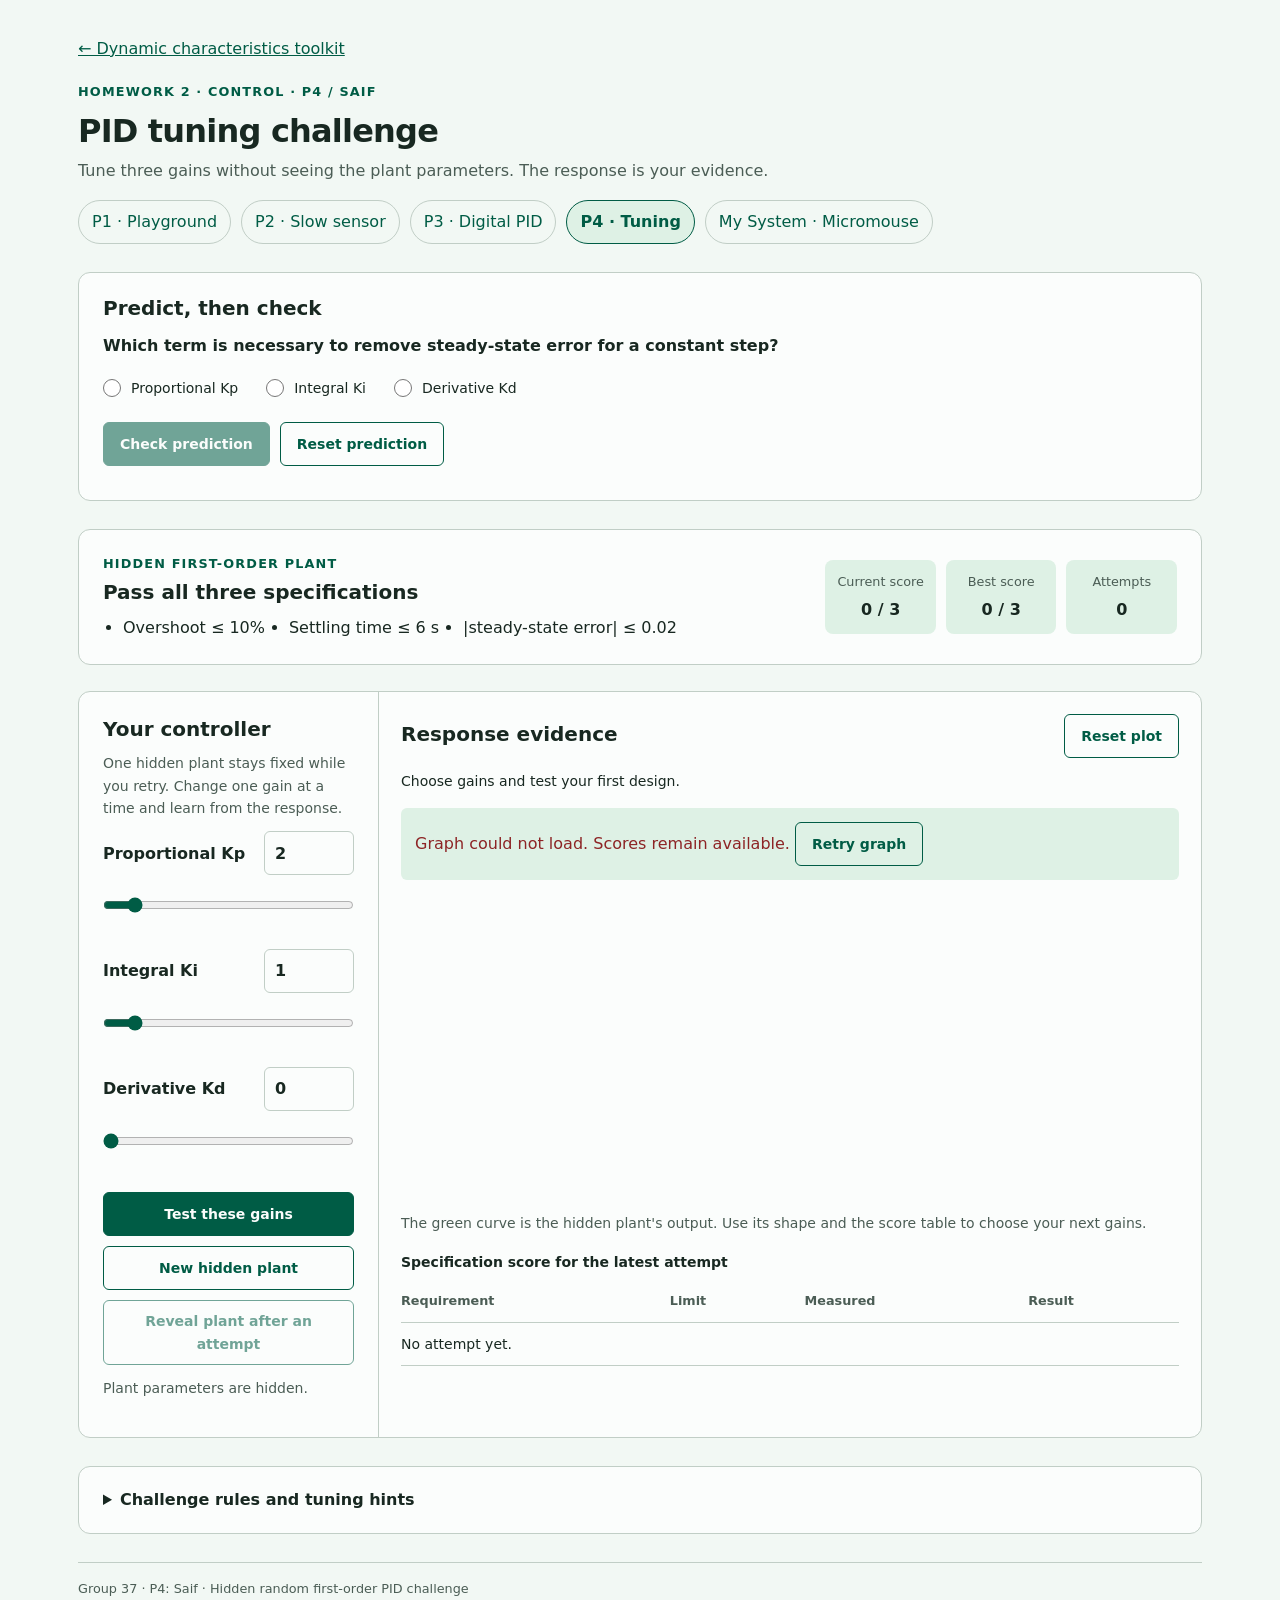
<file: tuning-challenge.html>
<!DOCTYPE html>
<html lang="en">
<head>
  <meta charset="UTF-8">
  <meta name="viewport" content="width=device-width, initial-scale=1.0">
  <meta name="description" content="Tune PID gains for a hidden random plant and pass three response specifications.">
  <title>PID tuning challenge | Group 37</title>
  <link rel="stylesheet" href="css/styles.css"><link rel="stylesheet" href="css/control.css">
  <script defer src="https://cdn.plot.ly/plotly-4.1.1.min.js" charset="utf-8"></script>
  <script defer src="js/models/pid-control.js"></script><script defer src="js/models/pid-tuning-challenge.js"></script>
  <script defer src="js/plotting.js"></script><script defer src="js/control-p4.js"></script>
</head>
<body>
  <main id="control">
    <header>
      <a class="back-link" href="index.html">&larr; Dynamic characteristics toolkit</a>
      <div class="eyebrow">Homework 2 &middot; Control &middot; P4 / Saif</div>
      <h1>PID tuning challenge</h1>
      <p class="muted">Tune three gains without seeing the plant parameters. The response is your evidence.</p>
      <nav class="control-module-nav" aria-label="Control modules">
        <a href="control.html">P1 &middot; Playground</a><a href="sensor-loop.html">P2 &middot; Slow sensor</a>
        <a href="digital-pid.html">P3 &middot; Digital PID</a><a href="tuning-challenge.html" aria-current="page">P4 &middot; Tuning</a><a href="my-system.html">My System &middot; Micromouse</a>
      </nav>
    </header>

    <section class="prediction-panel" aria-labelledby="tuning-prediction-heading">
      <h2 id="tuning-prediction-heading">Predict, then check</h2>
      <fieldset class="prediction-choices"><legend>Which term is necessary to remove steady-state error for a constant step?</legend>
        <label class="choice"><input type="radio" name="tuning-prediction" value="p"> Proportional Kp</label>
        <label class="choice"><input type="radio" name="tuning-prediction" value="i"> Integral Ki</label>
        <label class="choice"><input type="radio" name="tuning-prediction" value="d"> Derivative Kd</label>
      </fieldset>
      <div class="prediction-actions"><button id="tuning-check-prediction" type="button" disabled>Check prediction</button><button id="tuning-reset-prediction" type="button" class="secondary">Reset prediction</button></div>
      <p id="tuning-prediction-feedback" class="small" role="status" aria-live="polite"></p>
    </section>

    <section class="challenge-banner" aria-labelledby="tuning-spec-heading">
      <div><div class="eyebrow">Hidden first-order plant</div><h2 id="tuning-spec-heading">Pass all three specifications</h2>
        <ul class="spec-list"><li>Overshoot &le; 10%</li><li>Settling time &le; 6 s</li><li>|steady-state error| &le; 0.02</li></ul></div>
      <dl class="challenge-score"><div><dt>Current score</dt><dd id="tuning-score">0 / 3</dd></div><div><dt>Best score</dt><dd id="tuning-best">0 / 3</dd></div><div><dt>Attempts</dt><dd id="tuning-attempts">0</dd></div></dl>
    </section>

    <section class="workspace pid-workspace" aria-label="PID tuning challenge">
      <form id="tuning-form" class="controls" novalidate>
        <h2>Your controller</h2><p class="control-note">One hidden plant stays fixed while you retry. Change one gain at a time and learn from the response.</p>
        <div id="tuning-gain-controls"></div>
        <div class="challenge-actions"><button id="tuning-run" type="submit">Test these gains</button><button id="tuning-new" type="button" class="secondary">New hidden plant</button></div>
        <button id="tuning-reveal" type="button" class="secondary reveal-button" disabled>Reveal plant after an attempt</button>
        <p id="tuning-plant" class="plant-reveal small muted">Plant parameters are hidden.</p>
        <p id="tuning-input-error" role="alert" class="fail"></p>
      </form>

      <div class="chart-panel">
        <div class="chart-heading"><h2>Response evidence</h2><button id="tuning-reset-view" type="button" class="secondary">Reset plot</button></div>
        <p id="tuning-status" class="pid-status small" role="status" aria-live="polite">Choose gains and test your first design.</p>
        <div id="tuning-chart-error" class="chart-status error" role="alert" hidden>Graph could not load. Scores remain available. <button id="tuning-retry" type="button" class="secondary">Retry graph</button></div>
        <figure><div id="tuning-output-plot" class="pid-plot tuning-plot" role="img" aria-label="Hidden plant response and target"></div><figcaption>The green curve is the hidden plant's output. Use its shape and the score table to choose your next gains.</figcaption></figure>
        <div class="table-scroll"><table class="challenge-results"><caption>Specification score for the latest attempt</caption><thead><tr><th scope="col">Requirement</th><th scope="col">Limit</th><th scope="col">Measured</th><th scope="col">Result</th></tr></thead><tbody id="tuning-results"><tr><td colspan="4">No attempt yet.</td></tr></tbody></table></div>
      </div>
    </section>

    <details class="pid-method"><summary>Challenge rules and tuning hints</summary>
      <p>Each new round draws K between 0.7 and 1.5 and tau between 0.6 s and 2.0 s for tau y' + y = K u. The same hidden plant remains active across retries. A new plant resets the attempt and best-score counters.</p>
      <p>Kp usually shortens rise time but cannot remove all step error. Ki removes step error but too much can add overshoot. Kd reacts to motion and can add damping. A metric not reached within the 18-second simulation fails its requirement.</p>
    </details>
    <footer>Group 37 &middot; P4: Saif &middot; Hidden random first-order PID challenge</footer>
    <noscript><p class="fail">Enable JavaScript to run the tuning challenge.</p></noscript>
  </main>
</body>
</html>
</file>
<file: css/styles.css>
:root {
      color-scheme: light;
      --page: oklch(0.973 0.007 160);
      --surface: oklch(0.993 0.003 160);
      --ink: oklch(0.26 0.025 165);
      --muted: oklch(0.46 0.025 165);
      --line: oklch(0.84 0.018 160);
      --accent: oklch(0.42 0.09 170);
      --tint: oklch(0.94 0.025 160);
      --purple: oklch(0.46 0.15 300);
      --orange: oklch(0.49 0.12 50);
      --error: oklch(0.43 0.14 25);
    }
    * { box-sizing: border-box; }
    body { margin: 0; background: var(--page); color: var(--ink); font: 16px/1.6 "Segoe UI", system-ui, sans-serif; }
    main { max-width: 1180px; margin: 0 auto; padding: 36px 28px 24px; }
    header { margin-bottom: 28px; }
    .eyebrow { color: var(--accent); font-size: 0.8rem; font-weight: 700; letter-spacing: 0.09em; text-transform: uppercase; }
    h1 { margin: 10px 0 8px; font-size: 2rem; line-height: 1.2; letter-spacing: -0.025em; }
    h2 { margin: 0 0 10px; font-size: 1.25rem; line-height: 1.3; }
    p { max-width: 70ch; margin: 0 0 12px; }
    .muted { color: var(--muted); }
    .small { font-size: 0.875rem; }
    .workspace { display: grid; grid-template-columns: 260px minmax(0, 1fr); background: var(--surface); border: 1px solid var(--line); border-radius: 12px; overflow: hidden; }
    .controls { padding: 24px; border-right: 1px solid var(--line); }
    .formula { margin: 16px 0; font-size: 1.2rem; font-family: Georgia, serif; }
    .constants { display: flex; gap: 20px; margin-bottom: 26px; font-size: 0.875rem; color: var(--muted); }
    .control-heading { display: flex; align-items: baseline; justify-content: space-between; gap: 8px; font-weight: 600; }
    output { color: var(--accent); font-variant-numeric: tabular-nums; font-weight: 700; white-space: nowrap; }
    input[type="range"] { width: 100%; min-height: 44px; margin: 8px 0 0; accent-color: var(--accent); cursor: pointer; }
    .range-labels { display: flex; justify-content: space-between; font-size: 0.8rem; color: var(--muted); margin-bottom: 16px; }
    .control-note { font-size: 0.875rem; color: var(--muted); }
    .chart-panel { padding: 22px 22px 18px; min-width: 0; }
    .chart-heading { display: flex; align-items: baseline; justify-content: space-between; gap: 12px; }
    .chart-heading h2 { margin-bottom: 0; }
    #plot, #error-plot { width: 100%; height: 400px; }
    figure { margin: 12px 0 0; }
    figcaption { color: var(--muted); font-size: 0.875rem; }
    .legend { display: flex; flex-wrap: wrap; gap: 8px 22px; margin: 8px 0 10px; font-size: 0.875rem; }
    .legend span { display: inline-flex; align-items: center; gap: 7px; }
    .swatch { width: 19px; height: 3px; background: var(--accent); }
    .swatch.dashed { height: 0; background: none; border-top: 2px dashed var(--muted); }
    .swatch.point { width: 8px; height: 8px; border-radius: 50%; background: var(--purple); }
    .swatch.square { width: 8px; height: 8px; background: var(--orange); }
    button { min-height: 44px; padding: 9px 16px; border: 1px solid var(--accent); border-radius: 6px; color: var(--surface); background: var(--accent); font: inherit; font-size: 0.875rem; font-weight: 600; cursor: pointer; }
    button:hover { filter: brightness(1.12); }
    button:active { filter: brightness(0.92); }
    button:disabled { opacity: 0.55; cursor: not-allowed; }
    button.secondary { background: transparent; color: var(--accent); }
    :focus-visible { outline: 3px solid var(--purple); outline-offset: 3px; }
    .chart-status { padding: 14px; margin-top: 14px; background: var(--tint); border-radius: 6px; }
    .chart-status.error { color: var(--error); }
    #retry-chart, #retry-error-chart { margin-top: 10px; }
    [hidden] { display: none !important; }
    .below { display: grid; grid-template-columns: 1.15fr 1fr; gap: 40px; padding-top: 32px; }
    .table-scroll { overflow-x: auto; margin-top: 16px; }
    table { width: 100%; border-collapse: collapse; font-size: 0.875rem; font-variant-numeric: tabular-nums; }
    caption { text-align: left; font-weight: 600; margin-bottom: 8px; }
    th, td { padding: 10px 8px; text-align: left; border-bottom: 1px solid var(--line); }
    th:first-child, td:first-child { padding-left: 0; }
    thead th { color: var(--muted); font-size: 0.8rem; font-weight: 600; }
    tbody th { font-weight: 600; white-space: nowrap; }
    .pass { color: var(--accent); font-weight: 700; }
    .fail { color: var(--error); font-weight: 700; }
    .tolerance { margin-top: 10px; font-size: 0.8rem; color: var(--muted); }
    fieldset { border: 0; padding: 0; margin: 16px 0 14px; }
    legend { padding: 0; font-size: 0.875rem; font-weight: 600; margin-bottom: 8px; }
    .choice { display: flex; gap: 10px; align-items: center; min-height: 44px; cursor: pointer; font-size: 0.875rem; }
    input[type="radio"] { width: 18px; height: 18px; margin: 0; accent-color: var(--accent); }
    #prediction-feedback { min-height: 0; margin-top: 12px; font-size: 0.875rem; }
    footer { margin-top: 28px; padding-top: 16px; border-top: 1px solid var(--line); font-size: 0.8rem; color: var(--muted); }
    @media (max-width: 800px) {
      .workspace, .below { grid-template-columns: 1fr; }
      .controls { border-right: 0; border-bottom: 1px solid var(--line); }
      .constants { margin-bottom: 18px; }
      .below { gap: 30px; }
    }
    @media (max-width: 480px) {
      main { padding: 24px 16px 20px; }
      h1 { font-size: 1.75rem; }
      .controls, .chart-panel { padding: 18px 14px; }
      .chart-heading { align-items: flex-start; flex-direction: column; gap: 8px; }
      #plot, #error-plot { height: 330px; }
      th, td { padding: 9px 6px; }
    }

    .prediction-panel { padding: 22px 24px; margin-bottom: 26px; background: var(--surface); border: 1px solid var(--line); border-radius: 12px; }
    .prediction-choices { margin: 12px 0 8px; display: flex; flex-wrap: wrap; gap: 4px 28px; }
    .prediction-choices legend { font-size: 1rem; }
    .prediction-actions { display: flex; flex-wrap: wrap; gap: 10px; margin-top: 12px; }
    #prediction-feedback:empty { margin: 0; }
    .field-label { display: block; font-weight: 600; font-size: 0.875rem; margin: 12px 0 6px; }
    select { min-height: 44px; width: 100%; border: 1px solid var(--line); border-radius: 6px; padding: 8px 10px; background: var(--surface); color: var(--ink); font: inherit; font-size: 0.875rem; }
    select:disabled, input:disabled { opacity: 0.55; cursor: not-allowed; }
    .input-description { margin: 8px 0 24px; }
    .swatch.dotted { height: 0; background: none; border-top: 2px dotted var(--purple); }
    .swatch.lag { background: var(--purple); }
    .swatch.error-line { background: var(--orange); }
    .metrics { display: flex; flex-wrap: wrap; gap: 14px 28px; margin: 20px 0 16px; padding: 14px 0; border-top: 1px solid var(--line); border-bottom: 1px solid var(--line); }
    .metrics div { flex: 1 1 130px; }
    .metrics dt { color: var(--muted); font-size: 0.8rem; }
    .metrics dd { margin: 3px 0 0; font-size: 1.1rem; font-weight: 600; font-variant-numeric: tabular-nums; }
    .validation-section { margin-top: 32px; }
    .diagnostic-section { margin-top: 32px; padding: 24px; background: var(--surface); border: 1px solid var(--line); border-radius: 12px; }
    .diagnostic-section .chart-heading { margin-bottom: 14px; }
    .diagnostic-control { max-width: 320px; margin: 12px 0 18px; }
    .diagnostic-section figcaption { margin-bottom: 18px; }
    @media (max-width: 480px) {
      .prediction-panel, .diagnostic-section { padding: 18px 14px; }
      .prediction-choices { display: block; }
      .prediction-actions { align-items: stretch; flex-direction: column; }
      .metrics { gap: 14px 18px; }
      .formula { font-size: 1.08rem; }
      .table-scroll table { min-width: 320px; }
    }

    /* Module navigation and Module 2 extend the established card-based design. */
    .module-nav { display: flex; flex-wrap: wrap; gap: 10px; margin-top: 20px; }
    .module-nav a { display: inline-block; padding: 8px 12px; border: 1px solid var(--line); border-radius: 6px; color: var(--accent); background: var(--surface); font-size: 0.875rem; font-weight: 600; text-decoration: none; }
    .module-nav a:hover { border-color: var(--accent); }
    .module-heading { scroll-margin-top: 18px; margin: 4px 0 18px; }
    .module-heading h2 { margin: 7px 0 5px; font-size: 1.55rem; }
    .module-section { scroll-margin-top: 18px; margin-top: 56px; padding-top: 42px; border-top: 2px solid var(--line); }
    #frequency-wave-plot { width: 100%; height: 430px; }
    .frequency-metrics-section, .bode-section, .frequency-validation { margin-top: 32px; }
    .frequency-metrics-section, .bode-section { padding: 24px; background: var(--surface); border: 1px solid var(--line); border-radius: 12px; }
    .metric-grid { display: grid; grid-template-columns: repeat(3, minmax(0, 1fr)); }
    .bode-grid { display: grid; grid-template-columns: 1fr 1fr; gap: 22px; min-width: 0; }
    .bode-grid figure { min-width: 0; }
    #bode-magnitude-plot, #bode-phase-plot { width: 100%; height: 340px; }
    .cutoff-note { max-width: none; margin: 20px 0 6px; padding: 12px 14px; border-left: 4px solid var(--purple); background: var(--tint); font-weight: 600; }
    .frequency-calculators { display: grid; grid-template-columns: 1fr 1fr; gap: 22px; margin-top: 32px; }
    .calculator-card { padding: 24px; background: var(--surface); border: 1px solid var(--line); border-radius: 12px; }
    .calculator-card .metrics { margin-bottom: 12px; }
    .number-field-grid { display: grid; grid-template-columns: 1fr 1fr; gap: 14px; margin-top: 18px; }
    .number-field-grid label { font-size: 0.875rem; font-weight: 600; }
    input[type="number"] { display: block; width: 100%; min-height: 44px; margin-top: 6px; padding: 8px 10px; border: 1px solid var(--line); border-radius: 6px; color: var(--ink); background: var(--surface); font: inherit; font-variant-numeric: tabular-nums; }
    .calculator-result { max-width: none; margin-top: 18px; padding: 12px 14px; border-radius: 6px; background: var(--tint); font-variant-numeric: tabular-nums; }
    .calculator-result.fail { background: color-mix(in oklch, var(--error) 10%, var(--surface)); }
    .frequency-validation .table-scroll + .table-scroll { margin-top: 24px; }

    @media (max-width: 900px) {
      .bode-grid, .frequency-calculators { grid-template-columns: 1fr; }
      .metric-grid { grid-template-columns: repeat(2, minmax(0, 1fr)); }
    }
    @media (max-width: 480px) {
      .module-section { margin-top: 42px; padding-top: 32px; }
      .frequency-metrics-section, .bode-section, .calculator-card { padding: 18px 14px; }
      .metric-grid, .number-field-grid { grid-template-columns: 1fr; }
      #frequency-wave-plot { height: 360px; }
      #bode-magnitude-plot, #bode-phase-plot { height: 320px; }
    }

    .second-order-plot { width: 100%; height: 360px; }
    .state-plot-grid { display: grid; grid-template-columns: repeat(2, minmax(0, 1fr)); gap: 22px; }
    .state-plot-grid figure { min-width: 0; }
    .state-plot-grid h3 { margin: 0; font-size: 1rem; }
    .state-matrices { display: flex; flex-wrap: wrap; gap: 8px 16px; }
    .state-matrices pre { margin: 0; padding: 8px 12px; border-radius: 6px; background: var(--tint); font-size: 0.875rem; }
    .state-plot-grid .metrics dd { font-size: 0.95rem; }
    #second-order-validation-rows th { white-space: normal; }

    @media (max-width: 800px) {
      .state-plot-grid { grid-template-columns: 1fr; }
    }
    @media (max-width: 480px) {
      .second-order-plot { height: 320px; }
    }

    /* Module 4 keeps its challenge state and presentation separate. */
    #module4 h3 { margin: 0; font-size: 1.1rem; line-height: 1.35; }
    #module4 .challenge-round-header { display: flex; justify-content: space-between; align-items: center; gap: 20px; margin: 26px 0 10px; }
    #module4 .challenge-round-header .eyebrow { margin-bottom: 5px; }
    #module4 .challenge-session { display: flex; flex-wrap: wrap; gap: 10px 26px; margin: 0; font-variant-numeric: tabular-nums; }
    #module4 .challenge-session dt { color: var(--muted); font-size: 0.8rem; }
    #module4 .challenge-session dd { margin: 2px 0 0; font-weight: 600; }
    #module4 .challenge-workspace { grid-template-columns: 280px minmax(0, 1fr); grid-template-areas: "estimates graph"; margin-top: 18px; }
    #module4 .challenge-workspace .chart-panel { grid-area: graph; }
    #module4 .challenge-workspace .controls { grid-area: estimates; min-width: 0; }
    #module4 .challenge-workspace .controls > .control-note { margin-top: 10px; }
    #module4 .challenge-field { margin-top: 20px; }
    #module4 .challenge-field .control-note { margin: 6px 0 0; }
    #module4 .challenge-field-error { margin: 6px 0 0; color: var(--error); font-size: 0.875rem; }
    #module4 .challenge-field-error:empty { display: none; }
    #module4 input[aria-invalid="true"] { border-color: var(--error); }
    #module4 input[readonly] { background: var(--tint); }
    #module4 .challenge-actions { display: grid; gap: 10px; margin-top: 24px; }
    #challenge-form-status { margin: 12px 0 18px; }
    #challenge-form-status:empty { display: none; }
    #challenge-hint-button { width: 100%; }
    #module4 .challenge-hint { margin: 12px 0 0; padding: 12px; border-radius: 6px; background: var(--tint); font-size: 0.875rem; overflow-wrap: anywhere; }
    #challenge-plot { width: 100%; height: 440px; }
    #challenge-retry { margin-top: 10px; }
    #module4 .challenge-scoring-note { max-width: 85ch; margin: 16px 0 0; color: var(--muted); font-size: 0.875rem; }
    #module4 .challenge-results { margin-top: 30px; padding: 24px; border: 1px solid var(--line); border-radius: 12px; background: var(--surface); min-width: 0; }
    #module4 .challenge-result-heading { display: flex; align-items: baseline; justify-content: space-between; gap: 14px; }
    #challenge-round-score { margin: 0; color: var(--accent); font-weight: 700; font-variant-numeric: tabular-nums; }
    #module4 .challenge-results table { min-width: 520px; }
    #module4 .challenge-results th { white-space: normal; }
    #challenge-explanation { margin: 20px 0 0; }

    @media (max-width: 800px) {
      #module4 .challenge-workspace { grid-template-columns: minmax(0, 1fr); grid-template-areas: "graph" "estimates"; }
      #module4 .challenge-workspace .controls { border: 0; border-top: 1px solid var(--line); }
      #module4 .challenge-actions { grid-template-columns: 1fr 1fr; }
      #challenge-hint-button { width: auto; }
    }
    @media (max-width: 480px) {
      #module4 .challenge-round-header { align-items: flex-start; flex-direction: column; gap: 14px; }
      #module4 .challenge-session { gap: 10px 30px; }
      #module4 .challenge-workspace .chart-heading { flex-direction: row; align-items: center; }
      #module4 .challenge-workspace .chart-heading button { flex-shrink: 0; padding-inline: 10px; }
      #challenge-plot { height: 340px; }
      #module4 .challenge-actions { grid-template-columns: 1fr; }
      #challenge-hint-button { width: 100%; }
      #module4 .challenge-results { padding: 18px 14px; }
      #module4 .challenge-result-heading { flex-direction: column; gap: 8px; }
    }
</file>
<file: css/control.css>
/* P1 extends the shared Homework 1 palette and cards. */
#control .back-link { display: inline-block; color: var(--accent); margin-bottom: 20px; }
#control .pid-presets { display: flex; flex-wrap: wrap; gap: 10px; margin: 24px 0 12px; }
#control .control-module-nav { display: flex; flex-wrap: wrap; gap: 10px; margin: 16px 0; }
#control .control-module-nav a { border: 1px solid var(--line); border-radius: 999px; color: var(--accent); padding: 8px 13px; text-decoration: none; }
#control .control-module-nav a[aria-current="page"] { background: var(--tint); border-color: var(--accent); font-weight: 700; }
#control .sensor-tau-control { border-bottom: 1px solid var(--line); margin-bottom: 16px; padding-bottom: 16px; }
#control .digital-flow { display: flex; flex-wrap: wrap; align-items: center; justify-content: center; gap: 10px; margin: 14px auto 18px; }
#control .digital-flow span { padding: 10px 13px; border: 1px solid var(--accent); border-radius: 8px; background: var(--tint); font-weight: 600; }
#control .digital-flow b { color: var(--accent); }
#control .toggle-line { display: flex; align-items: center; gap: 10px; margin: 18px 0 8px; font-weight: 600; }
#control .toggle-line input { width: 20px; height: 20px; accent-color: var(--accent); }
#control .code-section, #control .challenge-banner { margin-top: 28px; padding: 24px; background: var(--surface); border: 1px solid var(--line); border-radius: 12px; }
#control .code-section pre { max-height: 540px; overflow: auto; margin: 18px 0 0; padding: 18px; border-radius: 8px; background: #17251f; color: #e9f5ef; font-size: 0.84rem; line-height: 1.5; tab-size: 2; }
#control .challenge-banner { display: grid; grid-template-columns: minmax(0, 1fr) auto; gap: 28px; align-items: center; margin-bottom: 26px; }
#control .challenge-banner h2 { margin: 4px 0 10px; }
#control .spec-list { display: flex; flex-wrap: wrap; gap: 8px 24px; margin: 0; padding-left: 20px; }
#control .challenge-score { display: grid; grid-template-columns: repeat(3, minmax(80px, 1fr)); gap: 10px; margin: 0; }
#control .challenge-score div { padding: 12px; border-radius: 8px; background: var(--tint); text-align: center; }
#control .challenge-score dt { color: var(--muted); font-size: 0.8rem; }
#control .challenge-score dd { margin: 4px 0 0; font-weight: 700; font-variant-numeric: tabular-nums; }
#control .challenge-actions { display: grid; gap: 10px; margin-top: 22px; }
#control .reveal-button { width: 100%; margin-top: 10px; }
#control .plant-reveal { min-height: 24px; margin: 12px 0; }
#control .plant-visible { color: var(--accent); font-weight: 700; }
#control .challenge-results th { white-space: normal; }
#control .tuning-plot { height: 380px; }
#control .pid-loop { margin: 24px 0; padding: 24px; background: var(--surface); border: 1px solid var(--line); border-radius: 12px; }
#control .pid-loop svg { display: block; width: 100%; max-width: 800px; margin: 4px auto 18px; }
#control .pid-loop p { margin: auto; text-align: center; }
#control .pid-workspace { grid-template-columns: 300px minmax(0, 1fr); }
#control .controls { min-width: 0; }
#control .number-field-grid { grid-template-columns: 1fr 1fr; gap: 12px; margin: 12px 0; }
#control .pid-equation { padding: 12px 0; border-bottom: 1px solid var(--line); font-family: monospace; }
#control .pid-gain-control { margin-bottom: 14px; }
#control .pid-gain-control .control-heading input { width: 90px; margin: 0; }
#control .pid-plot { height: 320px; width: 100%; }
#control .pid-effort-plot { height: 260px; }
#control .pid-status { margin: 12px 0 0; min-height: 24px; }
#control .pid-metrics { display: grid; grid-template-columns: repeat(2, minmax(0, 1fr)); }
#control .pid-metrics dd { font-size: 1rem; }
#control #pid-metric-note { margin-bottom: 24px; }
#control .pid-method { margin-top: 28px; padding: 20px 24px; background: var(--surface); border: 1px solid var(--line); border-radius: 12px; }
#control summary { cursor: pointer; font-weight: 600; }
#control .pid-method p { margin-top: 16px; font-size: 0.875rem; }
#control #pid-validation-rows th { white-space: normal; min-width: 130px; }
#control input:focus-visible, #control button:focus-visible, #control summary:focus-visible, #control a:focus-visible, #control select:focus-visible { outline: 3px solid var(--purple); outline-offset: 3px; }
#control [aria-invalid="true"] { border-color: var(--error); }
#control .system-intro, #control .system-section { margin-top: 28px; padding: 24px; background: var(--surface); border: 1px solid var(--line); border-radius: 12px; }
#control .system-intro { border-left: 5px solid var(--accent); }
#control .system-section > h2 { margin-top: 5px; }
#control .system-grid { display: grid; grid-template-columns: minmax(280px, 0.85fr) minmax(0, 1.35fr); gap: 22px; margin-top: 22px; }
#control .system-card { min-width: 0; padding: 22px; border: 1px solid var(--line); border-radius: 10px; background: var(--page); }
#control .system-card h3, #control .chart-panel h3 { margin: 0 0 12px; font-size: 1rem; }
#control textarea { display: block; width: 100%; padding: 10px; border: 1px solid var(--line); border-radius: 6px; color: var(--ink); background: var(--surface); font: 0.84rem/1.5 ui-monospace, Consolas, monospace; resize: vertical; }
#control textarea:focus-visible { outline: 3px solid var(--purple); outline-offset: 3px; }
#control .formula-inline { white-space: nowrap; font-family: Georgia, serif; }
#control .system-card .pid-plot { min-height: 340px; }
#control .system-section .pid-method { margin-top: 22px; }
#control .system-section ol { padding-left: 22px; }
@media (max-width: 850px) {
  #control .pid-workspace { grid-template-columns: 1fr; }
  #control .controls { border-right: 0; border-bottom: 1px solid var(--line); }
  #control .challenge-banner { grid-template-columns: 1fr; }
  #control .system-grid { grid-template-columns: 1fr; }
}
@media (max-width: 480px) {
  #control .pid-presets { display: grid; grid-template-columns: 1fr; }
  #control .pid-loop, #control .pid-method { padding: 18px 14px; }
  #control .pid-loop svg { min-height: 100px; }
  #control .pid-metrics { gap: 12px; }
  #control .pid-plot { height: 300px; }
  #control .pid-effort-plot { height: 240px; }
  #control .table-scroll table { min-width: 650px; }
  #control .code-section, #control .challenge-banner { padding: 18px 14px; }
  #control .challenge-score { grid-template-columns: 1fr; }
  #control .digital-flow b { display: none; }
  #control .digital-flow span { width: 100%; text-align: center; }
  #control .table-scroll .challenge-results { min-width: 0; }
  #control .challenge-results thead { display: none; }
  #control .challenge-results, #control .challenge-results tbody, #control .challenge-results tr,
  #control .challenge-results th, #control .challenge-results td { display: block; width: 100%; }
  #control .challenge-results tr { padding: 12px 0; border-bottom: 1px solid var(--line); }
  #control .challenge-results th, #control .challenge-results td { padding: 5px 0; border: 0; white-space: normal; }
  #control .challenge-results td[data-label]::before { content: attr(data-label) ": "; color: var(--muted); font-weight: 600; }
  #control .system-intro, #control .system-section { padding: 18px 14px; }
  #control .system-card { padding: 16px 12px; }
  #control .system-card .pid-plot { min-height: 300px; }
}
</file>
